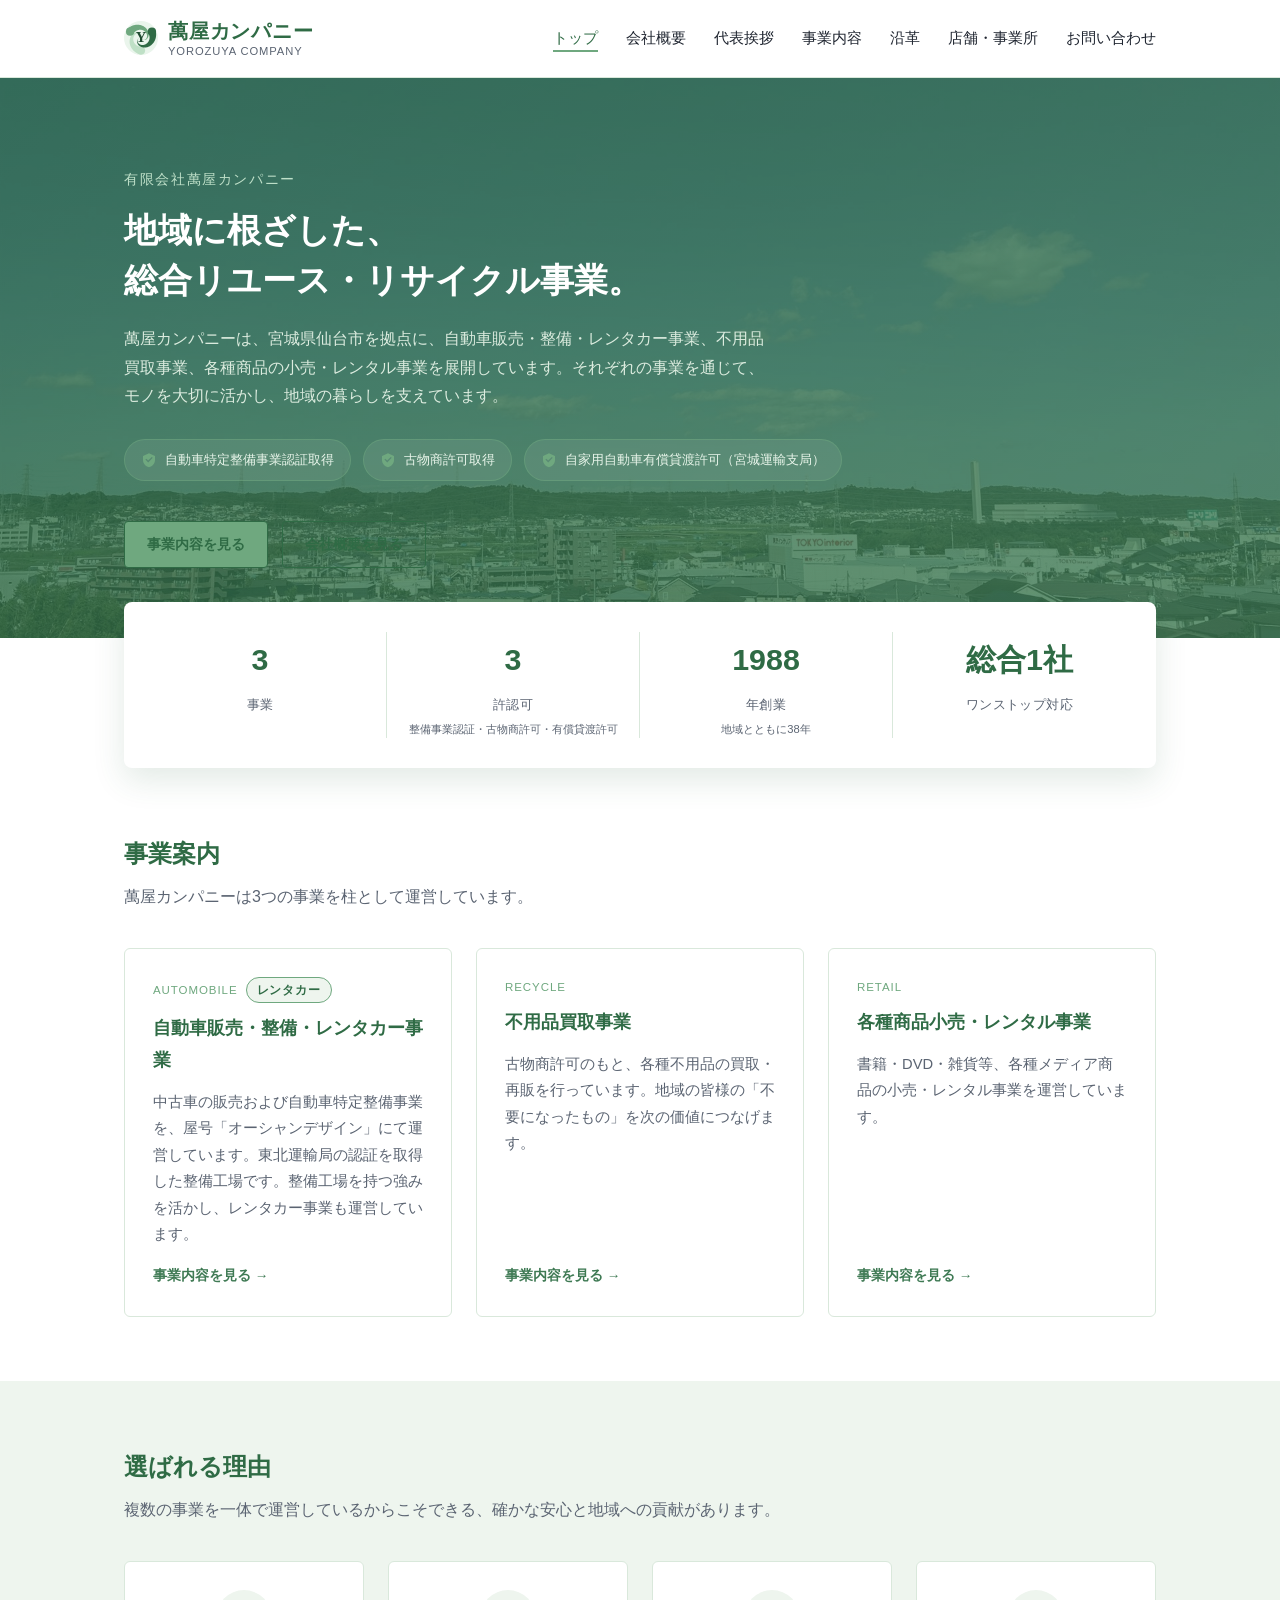
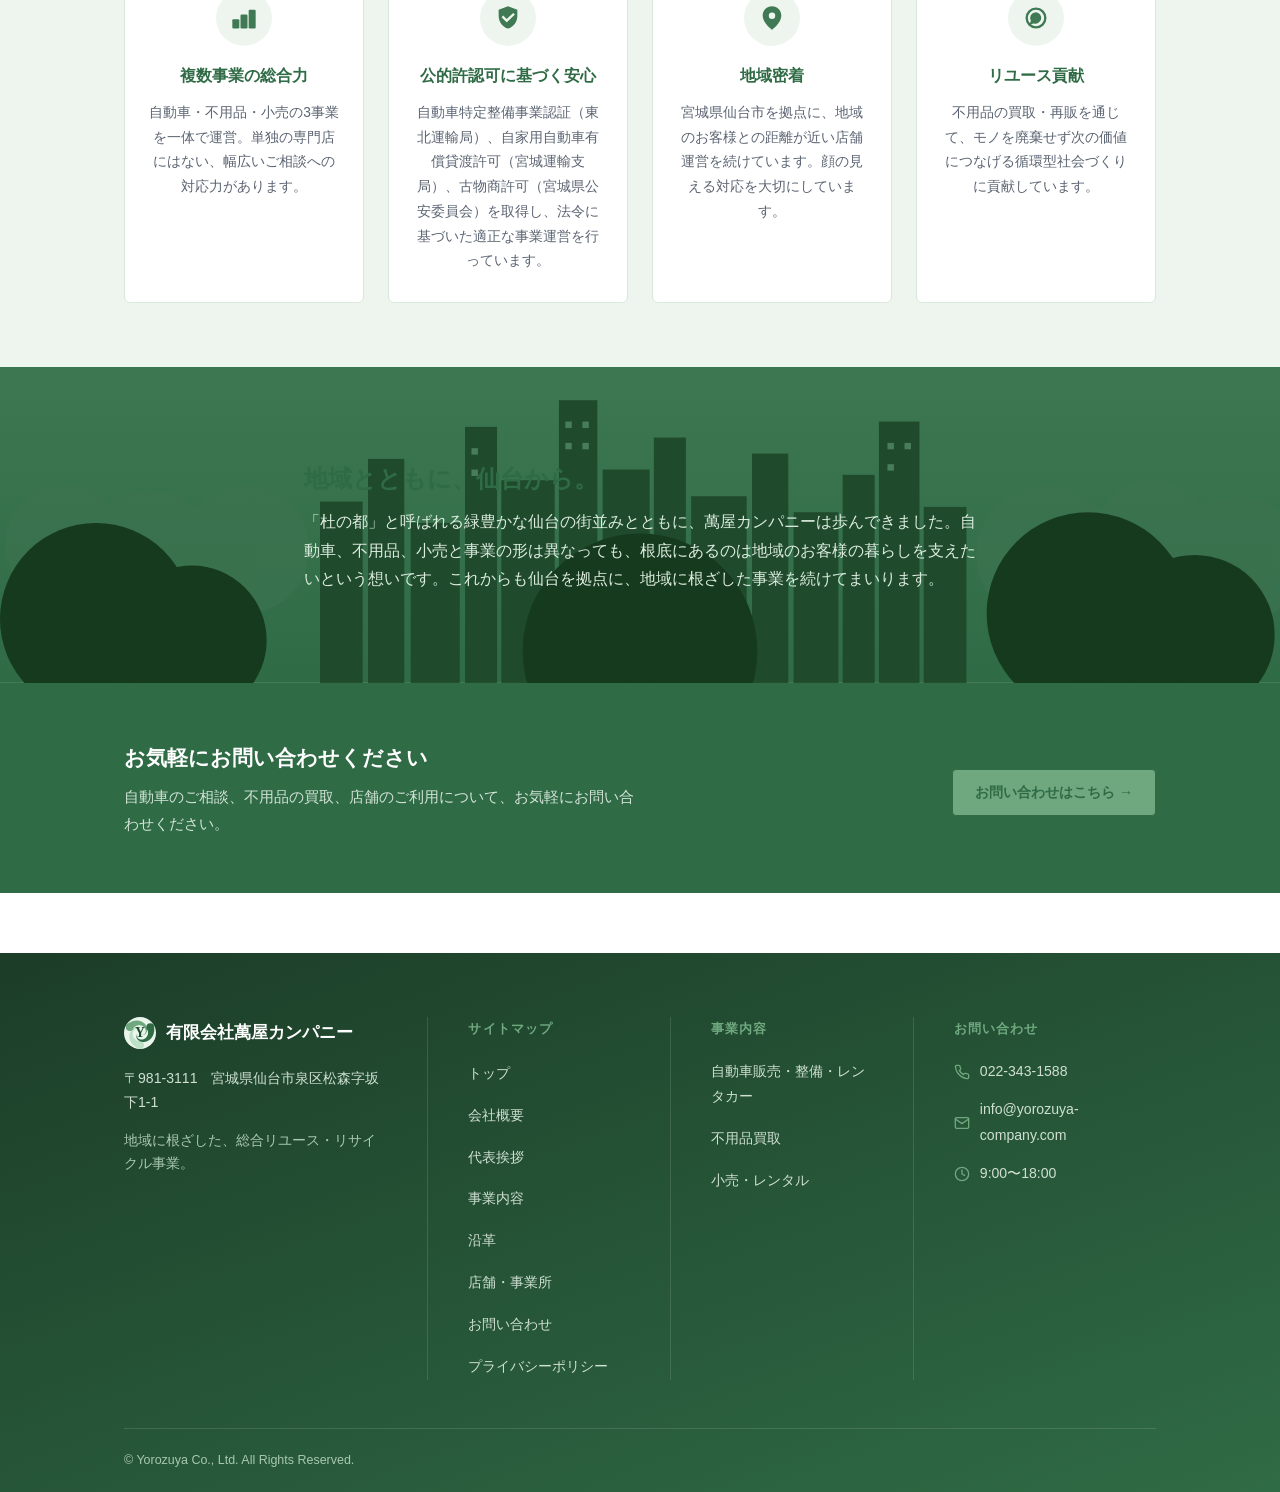
<file: index.html>
<!DOCTYPE html>
<html lang="ja">
<head>
<meta charset="UTF-8">
<meta name="viewport" content="width=device-width, initial-scale=1.0">
<title>有限会社萬屋カンパニー | 総合リユース・リサイクル事業</title>
<meta name="description" content="有限会社萬屋カンパニーは、宮城県仙台市を拠点に自動車販売・整備・レンタカー事業、不用品買取事業、各種商品小売・レンタル事業を展開する総合リユース・リサイクル企業です。">
<link rel="stylesheet" href="css/style.css">
<link rel="icon" href="favicon.ico" sizes="any">
<link rel="icon" href="favicon-32x32.png" type="image/png" sizes="32x32">
<link rel="icon" href="favicon-16x16.png" type="image/png" sizes="16x16">
<link rel="apple-touch-icon" href="apple-touch-icon.png">
</head>
<body>

<a class="skip-link" href="#main">本文へスキップ</a>

<header class="site-header">
  <div class="container">
    <div class="logo">
      <img src="assets/logo/logo-icon.svg" alt="" class="logo-icon">
      <div class="logo-text">
        <span class="logo-main">萬屋カンパニー</span>
        <span class="logo-sub">YOROZUYA COMPANY</span>
      </div>
    </div>
    <button class="nav-toggle" id="navToggle" type="button" aria-label="メニューを開く" aria-expanded="false" aria-controls="mainNav">
      <span class="nav-toggle-bar"></span>
      <span class="nav-toggle-bar"></span>
      <span class="nav-toggle-bar"></span>
    </button>
    <nav class="main-nav" id="mainNav">
      <ul>
        <li><a href="index.html" aria-current="page">トップ</a></li>
        <li><a href="company.html">会社概要</a></li>
        <li><a href="message.html">代表挨拶</a></li>
        <li><a href="business.html">事業内容</a></li>
        <li><a href="history.html">沿革</a></li>
        <li><a href="stores.html">店舗・事業所</a></li>
        <li><a href="contact.html">お問い合わせ</a></li>
      </ul>
    </nav>
  </div>
</header>

<section class="hero" id="main">
  <div class="hero-bg-photo"></div>
  <div class="container">
    <div class="hero-eyebrow">有限会社萬屋カンパニー</div>
    <h1>地域に根ざした、<br>総合リユース・リサイクル事業。</h1>
    <p>萬屋カンパニーは、宮城県仙台市を拠点に、自動車販売・整備・レンタカー事業、不用品買取事業、各種商品の小売・レンタル事業を展開しています。それぞれの事業を通じて、モノを大切に活かし、地域の暮らしを支えています。</p>

    <div class="hero-badges">
      <span class="hero-badge">
        <svg viewBox="0 0 24 24" aria-hidden="true"><path d="M12 2 3 6v6c0 5.2 3.6 9.4 9 10.9 5.4-1.5 9-5.7 9-10.9V6l-9-4Zm-1.2 13.6L6.6 11.4l1.4-1.4 2.8 2.8 5.4-5.4 1.4 1.4-6.8 6.8Z"/></svg>
        自動車特定整備事業認証取得
      </span>
      <span class="hero-badge">
        <svg viewBox="0 0 24 24" aria-hidden="true"><path d="M12 2 3 6v6c0 5.2 3.6 9.4 9 10.9 5.4-1.5 9-5.7 9-10.9V6l-9-4Zm-1.2 13.6L6.6 11.4l1.4-1.4 2.8 2.8 5.4-5.4 1.4 1.4-6.8 6.8Z"/></svg>
        古物商許可取得
      </span>
      <span class="hero-badge">
        <svg viewBox="0 0 24 24" aria-hidden="true"><path d="M12 2 3 6v6c0 5.2 3.6 9.4 9 10.9 5.4-1.5 9-5.7 9-10.9V6l-9-4Zm-1.2 13.6L6.6 11.4l1.4-1.4 2.8 2.8 5.4-5.4 1.4 1.4-6.8 6.8Z"/></svg>
        自家用自動車有償貸渡許可（宮城運輸支局）
      </span>
    </div>

    <div class="hero-cta">
      <a class="btn btn-hero-primary" href="business.html">事業内容を見る</a>
      <a class="btn btn-hero-secondary" href="company.html">会社概要を見る</a>
    </div>
  </div>
</section>

<div class="stats-bar-wrap">
  <div class="container">
    <div class="stats-bar">
      <div class="stat-item">
        <span class="stat-num">3</span>
        <span class="stat-label">事業</span>
      </div>
      <div class="stat-item">
        <span class="stat-num">3</span>
        <span class="stat-label">許認可</span>
        <span class="stat-note">整備事業認証・古物商許可・有償貸渡許可</span>
      </div>
      <div class="stat-item">
        <span class="stat-num">1988</span>
        <span class="stat-label">年創業</span>
        <span class="stat-note">地域とともに<span id="years-since-founding">38</span>年</span>
      </div>
      <div class="stat-item">
        <span class="stat-num">総合1社</span>
        <span class="stat-label">ワンストップ対応</span>
      </div>
    </div>
  </div>
</div>

<section>
  <div class="container">
    <h2 class="section-title">事業案内</h2>
    <p class="section-lead">萬屋カンパニーは3つの事業を柱として運営しています。</p>

    <div class="business-grid">
      <div class="business-card">
        <div class="tag-row">
          <span class="tag">AUTOMOBILE</span>
          <span class="tag-badge">レンタカー</span>
        </div>
        <h3>自動車販売・整備・レンタカー事業</h3>
        <p>中古車の販売および自動車特定整備事業を、屋号「オーシャンデザイン」にて運営しています。東北運輸局の認証を取得した整備工場です。整備工場を持つ強みを活かし、レンタカー事業も運営しています。</p>
        <a class="card-link" href="business.html#automobile">事業内容を見る &rarr;</a>
      </div>

      <div class="business-card">
        <span class="tag">RECYCLE</span>
        <h3>不用品買取事業</h3>
        <p>古物商許可のもと、各種不用品の買取・再販を行っています。地域の皆様の「不要になったもの」を次の価値につなげます。</p>
        <a class="card-link" href="business.html#recycle">事業内容を見る &rarr;</a>
      </div>

      <div class="business-card">
        <span class="tag">RETAIL</span>
        <h3>各種商品小売・レンタル事業</h3>
        <p>書籍・DVD・雑貨等、各種メディア商品の小売・レンタル事業を運営しています。</p>
        <a class="card-link" href="business.html#retail">事業内容を見る &rarr;</a>
      </div>
    </div>
  </div>
</section>

<section class="alt">
  <div class="container">
    <h2 class="section-title">選ばれる理由</h2>
    <p class="section-lead">複数の事業を一体で運営しているからこそできる、確かな安心と地域への貢献があります。</p>

    <div class="reason-grid">
      <div class="reason-card">
        <span class="reason-icon">
          <svg viewBox="0 0 48 48" aria-hidden="true"><rect x="4" y="26" width="12" height="16" rx="2"/><rect x="18" y="18" width="12" height="24" rx="2"/><rect x="32" y="10" width="12" height="32" rx="2"/></svg>
        </span>
        <h3>複数事業の総合力</h3>
        <p>自動車・不用品・小売の3事業を一体で運営。単独の専門店にはない、幅広いご相談への対応力があります。</p>
      </div>

      <div class="reason-card">
        <span class="reason-icon">
          <svg viewBox="0 0 48 48" aria-hidden="true"><path d="M24 4 8 10v10c0 11 6.9 19.5 16 22 9.1-2.5 16-11 16-22V10L24 4Zm-2.4 27.3L13 22.7l2.8-2.8 5.8 5.8L33 15.3l2.8 2.8-13.8 13.2Z"/></svg>
        </span>
        <h3>公的許認可に基づく安心</h3>
        <p>自動車特定整備事業認証（東北運輸局）、自家用自動車有償貸渡許可（宮城運輸支局）、古物商許可（宮城県公安委員会）を取得し、法令に基づいた適正な事業運営を行っています。</p>
      </div>

      <div class="reason-card">
        <span class="reason-icon">
          <svg viewBox="0 0 48 48" aria-hidden="true"><path d="M24 4C15 4 8 11.2 8 20c0 12 16 24 16 24s16-12 16-24c0-8.8-7-16-16-16Zm0 21.5A5.5 5.5 0 1 1 24 14.5a5.5 5.5 0 0 1 0 11Z"/></svg>
        </span>
        <h3>地域密着</h3>
        <p>宮城県仙台市を拠点に、地域のお客様との距離が近い店舗運営を続けています。顔の見える対応を大切にしています。</p>
      </div>

      <div class="reason-card">
        <span class="reason-icon">
          <svg viewBox="0 0 48 48" aria-hidden="true"><path d="M24 6a18 18 0 1 0 18 18A18 18 0 0 0 24 6Zm0 32a14 14 0 1 1 14-14 14 14 0 0 1-14 14Z"/><path d="M24 14a10 10 0 0 0-8.7 15l-3.1 6.9 7.2-2.6A10 10 0 1 0 24 14Z"/></svg>
        </span>
        <h3>リユース貢献</h3>
        <p>不用品の買取・再販を通じて、モノを廃棄せず次の価値につなげる循環型社会づくりに貢献しています。</p>
      </div>
    </div>
  </div>
</section>

<section class="sendai-section">
  <div class="sendai-illustration" aria-hidden="true">
    <svg viewBox="0 0 1200 360" preserveAspectRatio="xMidYMax slice" xmlns="http://www.w3.org/2000/svg">
      <defs>
        <linearGradient id="skyGradient" x1="0" y1="0" x2="0" y2="1">
          <stop offset="0%" stop-color="#3f7a54"/>
          <stop offset="100%" stop-color="#2f6b45"/>
        </linearGradient>
      </defs>
      <rect x="0" y="0" width="1200" height="360" fill="url(#skyGradient)"/>

      <!-- far tree line -->
      <g fill="#3d7350" opacity="0.6">
        <circle cx="60" cy="230" r="55"/>
        <circle cx="140" cy="250" r="70"/>
        <circle cx="230" cy="235" r="60"/>
        <circle cx="980" cy="240" r="65"/>
        <circle cx="1080" cy="225" r="55"/>
        <circle cx="1160" cy="245" r="60"/>
      </g>

      <!-- city skyline silhouette -->
      <g fill="#1f4a2c">
        <rect x="300" y="190" width="40" height="170"/>
        <rect x="345" y="150" width="34" height="210"/>
        <rect x="385" y="210" width="46" height="150"/>
        <rect x="436" y="120" width="30" height="240"/>
        <rect x="470" y="170" width="50" height="190"/>
        <rect x="524" y="95" width="36" height="265"/>
        <rect x="565" y="160" width="44" height="200"/>
        <rect x="613" y="130" width="30" height="230"/>
        <rect x="648" y="185" width="52" height="175"/>
        <rect x="705" y="145" width="34" height="215"/>
        <rect x="744" y="200" width="42" height="160"/>
        <rect x="790" y="165" width="30" height="195"/>
        <rect x="824" y="115" width="38" height="245"/>
        <rect x="866" y="195" width="40" height="165"/>
        <!-- windows -->
        <g fill="#6ba884" opacity="0.55">
          <rect x="530" y="115" width="6" height="6"/>
          <rect x="546" y="115" width="6" height="6"/>
          <rect x="530" y="135" width="6" height="6"/>
          <rect x="546" y="135" width="6" height="6"/>
          <rect x="442" y="140" width="6" height="6"/>
          <rect x="442" y="160" width="6" height="6"/>
          <rect x="832" y="135" width="6" height="6"/>
          <rect x="848" y="135" width="6" height="6"/>
          <rect x="832" y="155" width="6" height="6"/>
        </g>
      </g>

      <!-- foreground trees, "杜の都" motif -->
      <g fill="#163a1e">
        <circle cx="90" cy="300" r="90"/>
        <circle cx="180" cy="320" r="70"/>
        <rect x="80" y="300" width="20" height="60"/>
        <rect x="165" y="320" width="16" height="45"/>

        <circle cx="1020" cy="295" r="95"/>
        <circle cx="1120" cy="315" r="75"/>
        <rect x="1008" y="295" width="22" height="65"/>
        <rect x="1108" y="315" width="18" height="48"/>

        <circle cx="600" cy="330" r="110"/>
        <rect x="588" y="330" width="24" height="35"/>
      </g>
    </svg>
  </div>
  <div class="container sendai-content">
    <h2 class="section-title sendai-title">地域とともに、仙台から。</h2>
    <p class="sendai-lead">「杜の都」と呼ばれる緑豊かな仙台の街並みとともに、萬屋カンパニーは歩んできました。自動車、不用品、小売と事業の形は異なっても、根底にあるのは地域のお客様の暮らしを支えたいという想いです。これからも仙台を拠点に、地域に根ざした事業を続けてまいります。</p>
  </div>
</section>

<section class="cta-banner">
  <div class="container cta-banner-inner">
    <div>
      <h2>お気軽にお問い合わせください</h2>
      <p>自動車のご相談、不用品の買取、店舗のご利用について、お気軽にお問い合わせください。</p>
    </div>
    <a class="btn btn-cta" href="contact.html">お問い合わせはこちら &rarr;</a>
  </div>
</section>

<footer class="site-footer">
  <div class="container">
    <div class="footer-grid">
      <div class="footer-col footer-about">
        <div class="footer-logo">
          <img src="assets/logo/logo-icon.svg" alt="" class="footer-logo-icon">
          <span class="footer-logo-text">有限会社萬屋カンパニー</span>
        </div>
        <p class="footer-address">〒981-3111　宮城県仙台市泉区松森字坂下1-1</p>
        <p class="footer-tagline">地域に根ざした、総合リユース・リサイクル事業。</p>
      </div>

      <div class="footer-col">
        <h3 class="footer-heading">サイトマップ</h3>
        <nav aria-label="フッターサイトマップ">
          <ul class="footer-links">
            <li><a href="index.html">トップ</a></li>
            <li><a href="company.html">会社概要</a></li>
            <li><a href="message.html">代表挨拶</a></li>
            <li><a href="business.html">事業内容</a></li>
            <li><a href="history.html">沿革</a></li>
            <li><a href="stores.html">店舗・事業所</a></li>
            <li><a href="contact.html">お問い合わせ</a></li>
            <li><a href="privacy.html">プライバシーポリシー</a></li>
          </ul>
        </nav>
      </div>

      <div class="footer-col">
        <h3 class="footer-heading">事業内容</h3>
        <ul class="footer-links footer-links-1col">
          <li><a href="business.html#automobile">自動車販売・整備・レンタカー</a></li>
          <li><a href="business.html#recycle">不用品買取</a></li>
          <li><a href="business.html#retail">小売・レンタル</a></li>
        </ul>
      </div>

      <div class="footer-col">
        <h3 class="footer-heading">お問い合わせ</h3>
        <ul class="footer-contact">
          <li>
            <svg viewBox="0 0 24 24" aria-hidden="true" fill="none" stroke="currentColor" stroke-width="2" stroke-linecap="round" stroke-linejoin="round"><path d="M22 16.92v3a2 2 0 0 1-2.18 2 19.79 19.79 0 0 1-8.63-3.07 19.5 19.5 0 0 1-6-6 19.79 19.79 0 0 1-3.07-8.67A2 2 0 0 1 4.11 2h3a2 2 0 0 1 2 1.72c.13.96.36 1.9.7 2.81a2 2 0 0 1-.45 2.11L8.09 9.91a16 16 0 0 0 6 6l1.27-1.27a2 2 0 0 1 2.11-.45c.91.34 1.85.57 2.81.7A2 2 0 0 1 22 16.92z"/></svg>
            <a href="tel:0223431588">022-343-1588</a>
          </li>
          <li>
            <svg viewBox="0 0 24 24" aria-hidden="true" fill="none" stroke="currentColor" stroke-width="2" stroke-linecap="round" stroke-linejoin="round"><path d="M4 4h16c1.1 0 2 .9 2 2v12c0 1.1-.9 2-2 2H4c-1.1 0-2-.9-2-2V6c0-1.1.9-2 2-2z"/><path d="M22 6l-10 7L2 6"/></svg>
            <a href="mailto:info@yorozuya-company.com">info@yorozuya-company.com</a>
          </li>
          <li>
            <svg viewBox="0 0 24 24" aria-hidden="true" fill="none" stroke="currentColor" stroke-width="2" stroke-linecap="round" stroke-linejoin="round"><circle cx="12" cy="12" r="10"/><path d="M12 6v6l4 2"/></svg>
            <span>9:00〜18:00</span>
          </li>
        </ul>
      </div>
    </div>

    <div class="footer-bottom">
      <div class="copyright">&copy; Yorozuya Co., Ltd. All Rights Reserved.</div>
    </div>
  </div>
</footer>

<script src="js/main.js" defer></script>
</body>
</html>
</file>
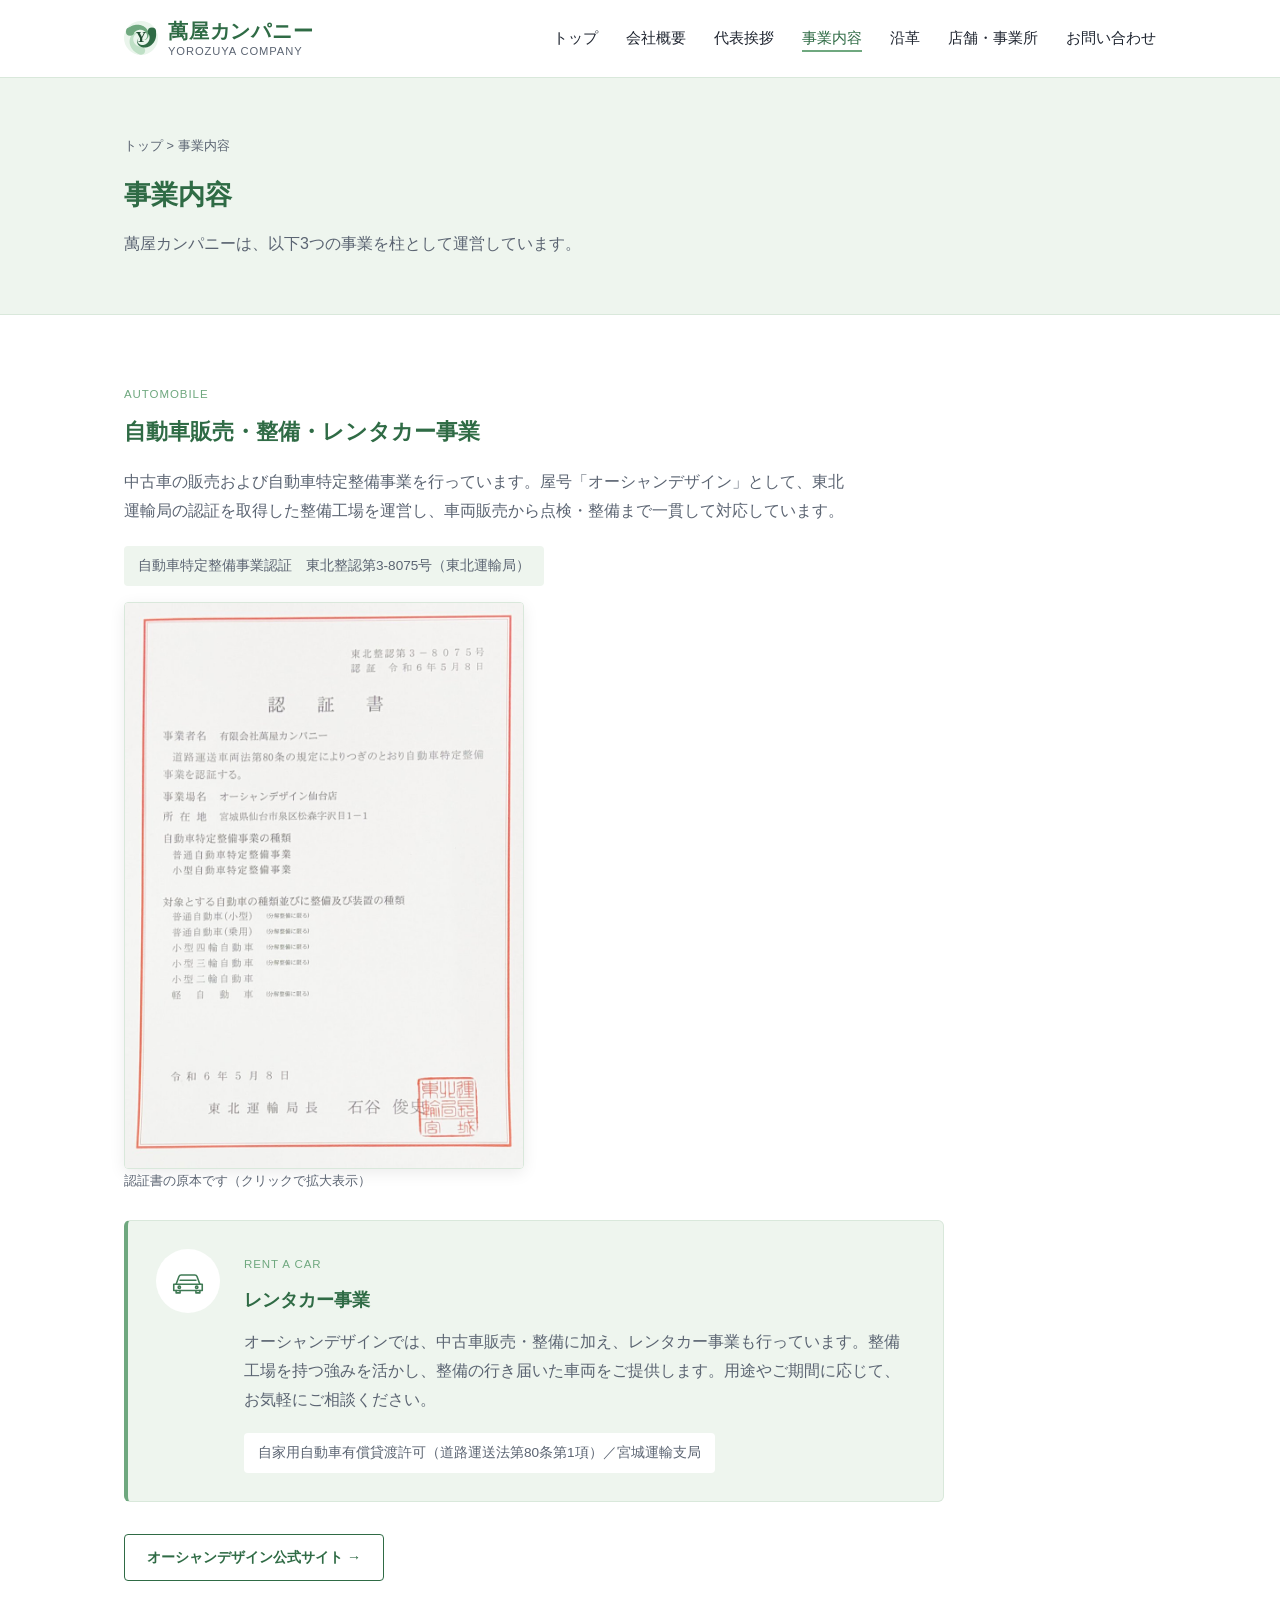
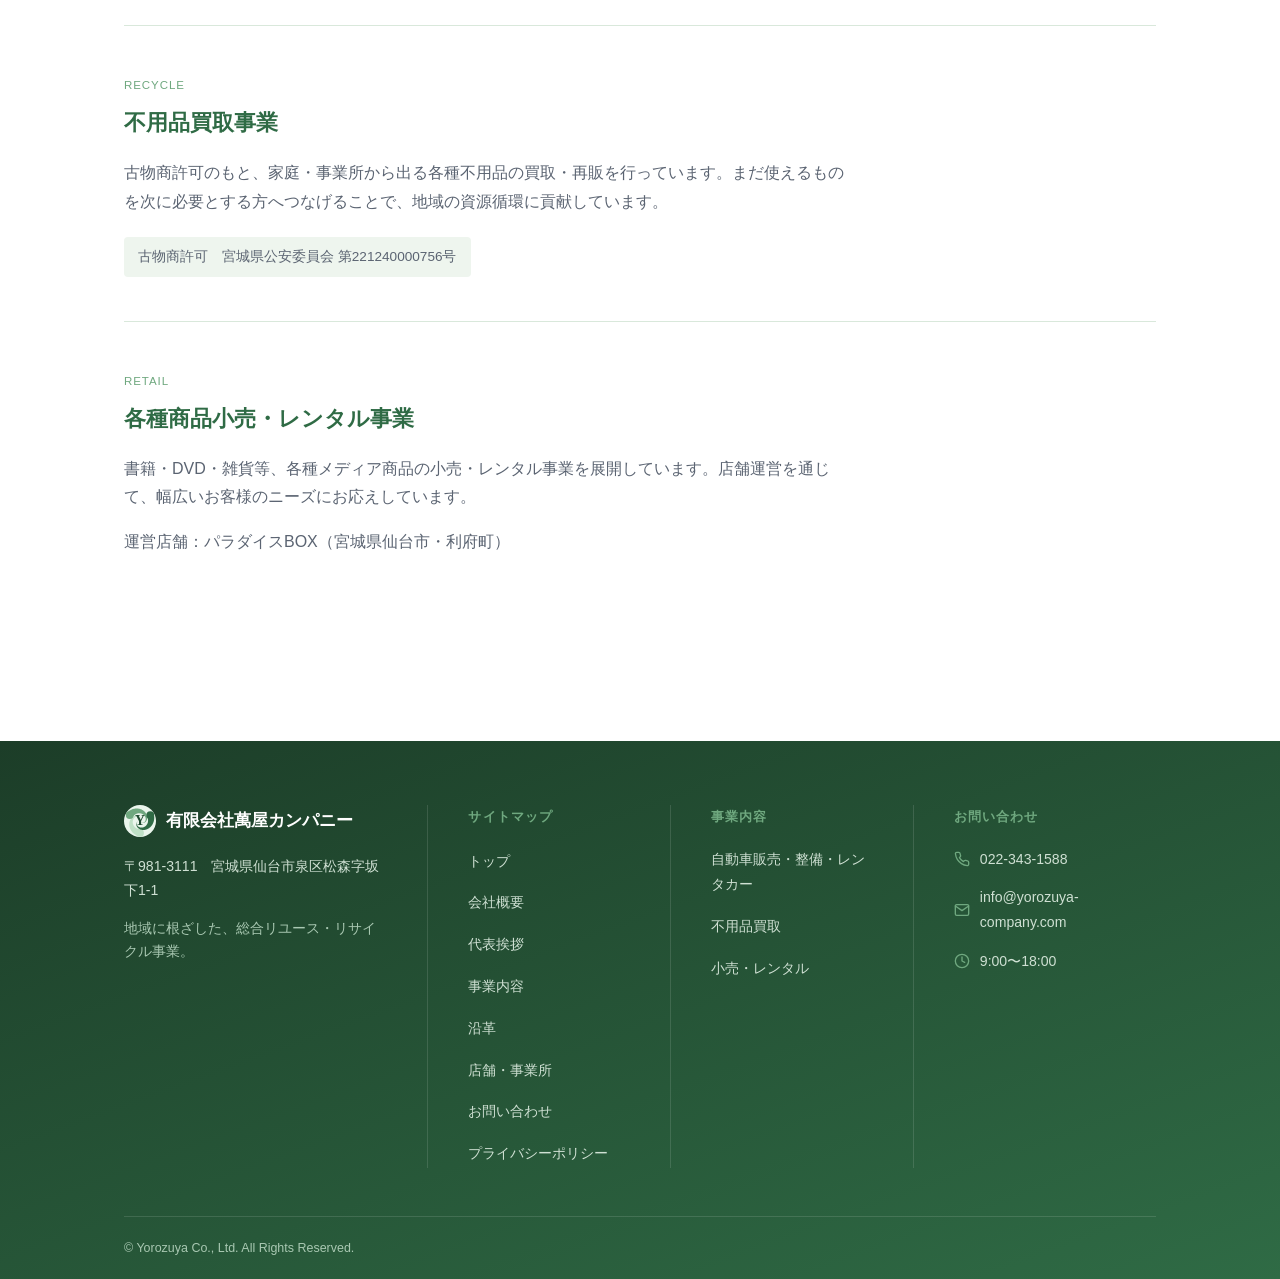
<file: business.html>
<!DOCTYPE html>
<html lang="ja">
<head>
<meta charset="UTF-8">
<meta name="viewport" content="width=device-width, initial-scale=1.0">
<title>事業内容 | 有限会社萬屋カンパニー</title>
<meta name="description" content="有限会社萬屋カンパニーの事業内容。自動車販売・整備・レンタカー事業、不用品買取事業、各種商品小売・レンタル事業を展開しています。">
<link rel="stylesheet" href="css/style.css">
<link rel="icon" href="favicon.ico" sizes="any">
<link rel="icon" href="favicon-32x32.png" type="image/png" sizes="32x32">
<link rel="icon" href="favicon-16x16.png" type="image/png" sizes="16x16">
<link rel="apple-touch-icon" href="apple-touch-icon.png">
</head>
<body>

<a class="skip-link" href="#main">本文へスキップ</a>

<header class="site-header">
  <div class="container">
    <div class="logo">
      <img src="assets/logo/logo-icon.svg" alt="" class="logo-icon">
      <div class="logo-text">
        <span class="logo-main">萬屋カンパニー</span>
        <span class="logo-sub">YOROZUYA COMPANY</span>
      </div>
    </div>
    <button class="nav-toggle" id="navToggle" type="button" aria-label="メニューを開く" aria-expanded="false" aria-controls="mainNav">
      <span class="nav-toggle-bar"></span>
      <span class="nav-toggle-bar"></span>
      <span class="nav-toggle-bar"></span>
    </button>
    <nav class="main-nav" id="mainNav">
      <ul>
        <li><a href="index.html">トップ</a></li>
        <li><a href="company.html">会社概要</a></li>
        <li><a href="message.html">代表挨拶</a></li>
        <li><a href="business.html" aria-current="page">事業内容</a></li>
        <li><a href="history.html">沿革</a></li>
        <li><a href="stores.html">店舗・事業所</a></li>
        <li><a href="contact.html">お問い合わせ</a></li>
      </ul>
    </nav>
  </div>
</header>

<div class="page-hero" id="main">
  <div class="container">
    <div class="breadcrumb"><a href="index.html">トップ</a> &gt; 事業内容</div>
    <h1>事業内容</h1>
    <p>萬屋カンパニーは、以下3つの事業を柱として運営しています。</p>
  </div>
</div>

<section>
  <div class="container">

    <div class="biz-block" id="automobile">
      <span class="tag">AUTOMOBILE</span>
      <h2>自動車販売・整備・レンタカー事業</h2>
      <p>
        中古車の販売および自動車特定整備事業を行っています。屋号「オーシャンデザイン」として、東北運輸局の認証を取得した整備工場を運営し、車両販売から点検・整備まで一貫して対応しています。
      </p>
      <div class="license">自動車特定整備事業認証　東北整認第3-8075号（東北運輸局）</div><br>
      <a class="license-image" href="assets/licenses/automobile-certification.jpg" target="_blank" rel="noopener">
        <img src="assets/licenses/automobile-certification.jpg" alt="自動車特定整備事業認証書" width="900" height="1277">
      </a>
      <p class="note">認証書の原本です（クリックで拡大表示）</p>

      <div class="rental-box">
        <span class="rental-icon">
          <svg viewBox="0 0 48 48" aria-hidden="true"><path d="M9 28l3.6-9.6A3 3 0 0 1 15.4 16.5h17.2a3 3 0 0 1 2.8 1.9L39 28"/><path d="M6 28h36v8H6z"/><path d="M9 36v3h5v-3M34 36v3h5v-3"/><circle cx="13" cy="32" r="1.5"/><circle cx="35" cy="32" r="1.5"/><path d="M14 23h20"/></svg>
        </span>
        <div class="rental-body">
          <span class="tag">RENT A CAR</span>
          <h3>レンタカー事業</h3>
          <p>オーシャンデザインでは、中古車販売・整備に加え、レンタカー事業も行っています。整備工場を持つ強みを活かし、整備の行き届いた車両をご提供します。用途やご期間に応じて、お気軽にご相談ください。</p>
          <div class="license">自家用自動車有償貸渡許可（道路運送法第80条第1項）／宮城運輸支局</div>
        </div>
      </div>

      <a class="btn" href="https://ocean-design-sendai.com/" target="_blank" rel="noopener">オーシャンデザイン公式サイト &rarr;</a>
    </div>

    <div class="biz-block" id="recycle">
      <span class="tag">RECYCLE</span>
      <h2>不用品買取事業</h2>
      <p>
        古物商許可のもと、家庭・事業所から出る各種不用品の買取・再販を行っています。まだ使えるものを次に必要とする方へつなげることで、地域の資源循環に貢献しています。
      </p>
      <div class="license">古物商許可　宮城県公安委員会 第221240000756号</div>
    </div>

    <div class="biz-block" id="retail">
      <span class="tag">RETAIL</span>
      <h2>各種商品小売・レンタル事業</h2>
      <p>
        書籍・DVD・雑貨等、各種メディア商品の小売・レンタル事業を展開しています。店舗運営を通じて、幅広いお客様のニーズにお応えしています。
      </p>
      <p>
        運営店舗：パラダイスBOX（宮城県仙台市・利府町）
      </p>
    </div>

  </div>
</section>

<footer class="site-footer">
  <div class="container">
    <div class="footer-grid">
      <div class="footer-col footer-about">
        <div class="footer-logo">
          <img src="assets/logo/logo-icon.svg" alt="" class="footer-logo-icon">
          <span class="footer-logo-text">有限会社萬屋カンパニー</span>
        </div>
        <p class="footer-address">〒981-3111　宮城県仙台市泉区松森字坂下1-1</p>
        <p class="footer-tagline">地域に根ざした、総合リユース・リサイクル事業。</p>
      </div>

      <div class="footer-col">
        <h3 class="footer-heading">サイトマップ</h3>
        <nav aria-label="フッターサイトマップ">
          <ul class="footer-links">
            <li><a href="index.html">トップ</a></li>
            <li><a href="company.html">会社概要</a></li>
            <li><a href="message.html">代表挨拶</a></li>
            <li><a href="business.html">事業内容</a></li>
            <li><a href="history.html">沿革</a></li>
            <li><a href="stores.html">店舗・事業所</a></li>
            <li><a href="contact.html">お問い合わせ</a></li>
            <li><a href="privacy.html">プライバシーポリシー</a></li>
          </ul>
        </nav>
      </div>

      <div class="footer-col">
        <h3 class="footer-heading">事業内容</h3>
        <ul class="footer-links footer-links-1col">
          <li><a href="business.html#automobile">自動車販売・整備・レンタカー</a></li>
          <li><a href="business.html#recycle">不用品買取</a></li>
          <li><a href="business.html#retail">小売・レンタル</a></li>
        </ul>
      </div>

      <div class="footer-col">
        <h3 class="footer-heading">お問い合わせ</h3>
        <ul class="footer-contact">
          <li>
            <svg viewBox="0 0 24 24" aria-hidden="true" fill="none" stroke="currentColor" stroke-width="2" stroke-linecap="round" stroke-linejoin="round"><path d="M22 16.92v3a2 2 0 0 1-2.18 2 19.79 19.79 0 0 1-8.63-3.07 19.5 19.5 0 0 1-6-6 19.79 19.79 0 0 1-3.07-8.67A2 2 0 0 1 4.11 2h3a2 2 0 0 1 2 1.72c.13.96.36 1.9.7 2.81a2 2 0 0 1-.45 2.11L8.09 9.91a16 16 0 0 0 6 6l1.27-1.27a2 2 0 0 1 2.11-.45c.91.34 1.85.57 2.81.7A2 2 0 0 1 22 16.92z"/></svg>
            <a href="tel:0223431588">022-343-1588</a>
          </li>
          <li>
            <svg viewBox="0 0 24 24" aria-hidden="true" fill="none" stroke="currentColor" stroke-width="2" stroke-linecap="round" stroke-linejoin="round"><path d="M4 4h16c1.1 0 2 .9 2 2v12c0 1.1-.9 2-2 2H4c-1.1 0-2-.9-2-2V6c0-1.1.9-2 2-2z"/><path d="M22 6l-10 7L2 6"/></svg>
            <a href="mailto:info@yorozuya-company.com">info@yorozuya-company.com</a>
          </li>
          <li>
            <svg viewBox="0 0 24 24" aria-hidden="true" fill="none" stroke="currentColor" stroke-width="2" stroke-linecap="round" stroke-linejoin="round"><circle cx="12" cy="12" r="10"/><path d="M12 6v6l4 2"/></svg>
            <span>9:00〜18:00</span>
          </li>
        </ul>
      </div>
    </div>

    <div class="footer-bottom">
      <div class="copyright">&copy; Yorozuya Co., Ltd. All Rights Reserved.</div>
    </div>
  </div>
</footer>

<script src="js/main.js" defer></script>
</body>
</html>
</file>
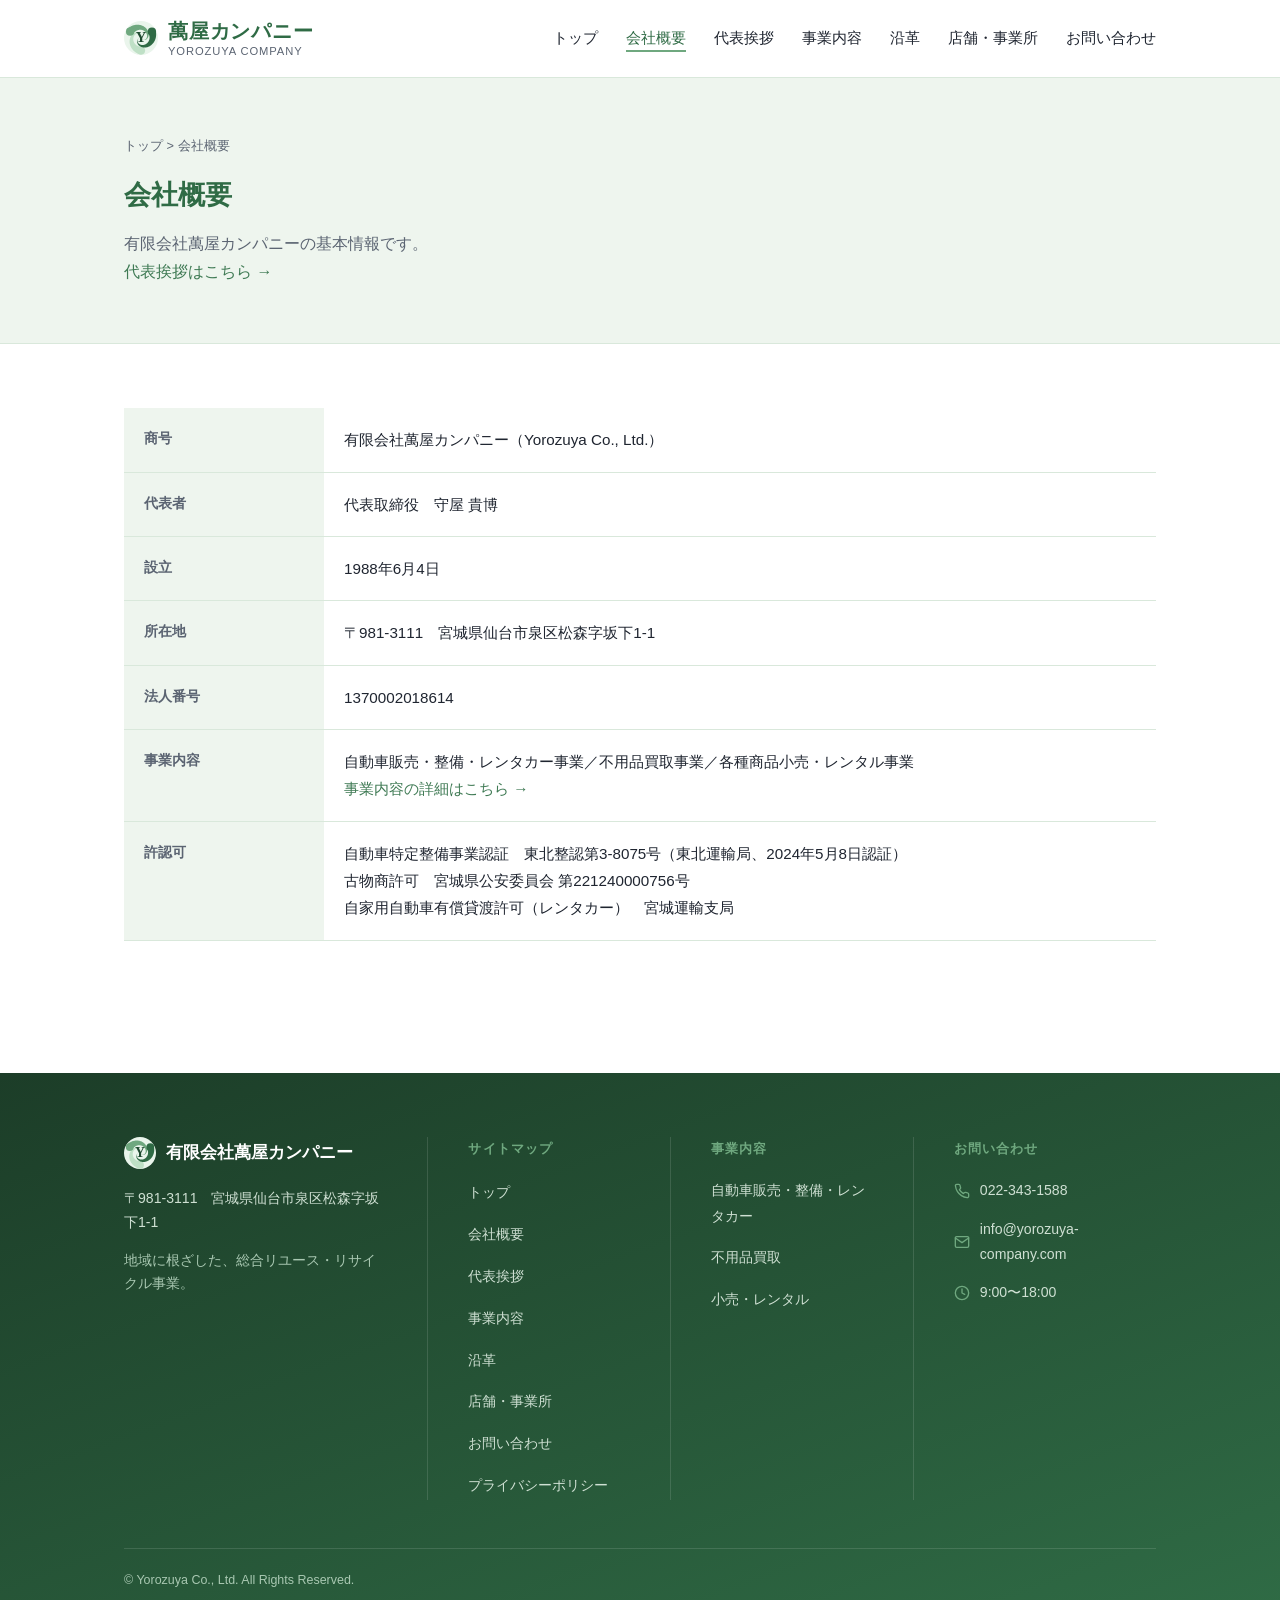
<file: company.html>
<!DOCTYPE html>
<html lang="ja">
<head>
<meta charset="UTF-8">
<meta name="viewport" content="width=device-width, initial-scale=1.0">
<title>会社概要 | 有限会社萬屋カンパニー</title>
<meta name="description" content="有限会社萬屋カンパニーの会社概要。商号・代表者・所在地・事業内容・許認可情報を掲載しています。">
<link rel="stylesheet" href="css/style.css">
<link rel="icon" href="favicon.ico" sizes="any">
<link rel="icon" href="favicon-32x32.png" type="image/png" sizes="32x32">
<link rel="icon" href="favicon-16x16.png" type="image/png" sizes="16x16">
<link rel="apple-touch-icon" href="apple-touch-icon.png">
</head>
<body>

<a class="skip-link" href="#main">本文へスキップ</a>

<header class="site-header">
  <div class="container">
    <div class="logo">
      <img src="assets/logo/logo-icon.svg" alt="" class="logo-icon">
      <div class="logo-text">
        <span class="logo-main">萬屋カンパニー</span>
        <span class="logo-sub">YOROZUYA COMPANY</span>
      </div>
    </div>
    <button class="nav-toggle" id="navToggle" type="button" aria-label="メニューを開く" aria-expanded="false" aria-controls="mainNav">
      <span class="nav-toggle-bar"></span>
      <span class="nav-toggle-bar"></span>
      <span class="nav-toggle-bar"></span>
    </button>
    <nav class="main-nav" id="mainNav">
      <ul>
        <li><a href="index.html">トップ</a></li>
        <li><a href="company.html" aria-current="page">会社概要</a></li>
        <li><a href="message.html">代表挨拶</a></li>
        <li><a href="business.html">事業内容</a></li>
        <li><a href="history.html">沿革</a></li>
        <li><a href="stores.html">店舗・事業所</a></li>
        <li><a href="contact.html">お問い合わせ</a></li>
      </ul>
    </nav>
  </div>
</header>

<div class="page-hero" id="main">
  <div class="container">
    <div class="breadcrumb"><a href="index.html">トップ</a> &gt; 会社概要</div>
    <h1>会社概要</h1>
    <p>有限会社萬屋カンパニーの基本情報です。</p>
    <p><a href="message.html">代表挨拶はこちら &rarr;</a></p>
  </div>
</div>

<section>
  <div class="container">
    <table class="info-table">
      <tbody>
        <tr>
          <th>商号</th>
          <td>有限会社萬屋カンパニー（Yorozuya Co., Ltd.）</td>
        </tr>
        <tr>
          <th>代表者</th>
          <td>代表取締役　守屋 貴博</td>
        </tr>
        <tr>
          <th>設立</th>
          <td>1988年6月4日</td>
        </tr>
        <tr>
          <th>所在地</th>
          <td>〒981-3111　宮城県仙台市泉区松森字坂下1-1</td>
        </tr>
        <tr>
          <th>法人番号</th>
          <td>1370002018614</td>
        </tr>
        <tr>
          <th>事業内容</th>
          <td>
            自動車販売・整備・レンタカー事業／不用品買取事業／各種商品小売・レンタル事業<br>
            <a href="business.html">事業内容の詳細はこちら &rarr;</a>
          </td>
        </tr>
        <tr>
          <th>許認可</th>
          <td>
            自動車特定整備事業認証　東北整認第3-8075号（東北運輸局、2024年5月8日認証）<br>
            古物商許可　宮城県公安委員会 第221240000756号<br>
            自家用自動車有償貸渡許可（レンタカー）　宮城運輸支局
          </td>
        </tr>
      </tbody>
    </table>
  </div>
</section>

<footer class="site-footer">
  <div class="container">
    <div class="footer-grid">
      <div class="footer-col footer-about">
        <div class="footer-logo">
          <img src="assets/logo/logo-icon.svg" alt="" class="footer-logo-icon">
          <span class="footer-logo-text">有限会社萬屋カンパニー</span>
        </div>
        <p class="footer-address">〒981-3111　宮城県仙台市泉区松森字坂下1-1</p>
        <p class="footer-tagline">地域に根ざした、総合リユース・リサイクル事業。</p>
      </div>

      <div class="footer-col">
        <h3 class="footer-heading">サイトマップ</h3>
        <nav aria-label="フッターサイトマップ">
          <ul class="footer-links">
            <li><a href="index.html">トップ</a></li>
            <li><a href="company.html">会社概要</a></li>
            <li><a href="message.html">代表挨拶</a></li>
            <li><a href="business.html">事業内容</a></li>
            <li><a href="history.html">沿革</a></li>
            <li><a href="stores.html">店舗・事業所</a></li>
            <li><a href="contact.html">お問い合わせ</a></li>
            <li><a href="privacy.html">プライバシーポリシー</a></li>
          </ul>
        </nav>
      </div>

      <div class="footer-col">
        <h3 class="footer-heading">事業内容</h3>
        <ul class="footer-links footer-links-1col">
          <li><a href="business.html#automobile">自動車販売・整備・レンタカー</a></li>
          <li><a href="business.html#recycle">不用品買取</a></li>
          <li><a href="business.html#retail">小売・レンタル</a></li>
        </ul>
      </div>

      <div class="footer-col">
        <h3 class="footer-heading">お問い合わせ</h3>
        <ul class="footer-contact">
          <li>
            <svg viewBox="0 0 24 24" aria-hidden="true" fill="none" stroke="currentColor" stroke-width="2" stroke-linecap="round" stroke-linejoin="round"><path d="M22 16.92v3a2 2 0 0 1-2.18 2 19.79 19.79 0 0 1-8.63-3.07 19.5 19.5 0 0 1-6-6 19.79 19.79 0 0 1-3.07-8.67A2 2 0 0 1 4.11 2h3a2 2 0 0 1 2 1.72c.13.96.36 1.9.7 2.81a2 2 0 0 1-.45 2.11L8.09 9.91a16 16 0 0 0 6 6l1.27-1.27a2 2 0 0 1 2.11-.45c.91.34 1.85.57 2.81.7A2 2 0 0 1 22 16.92z"/></svg>
            <a href="tel:0223431588">022-343-1588</a>
          </li>
          <li>
            <svg viewBox="0 0 24 24" aria-hidden="true" fill="none" stroke="currentColor" stroke-width="2" stroke-linecap="round" stroke-linejoin="round"><path d="M4 4h16c1.1 0 2 .9 2 2v12c0 1.1-.9 2-2 2H4c-1.1 0-2-.9-2-2V6c0-1.1.9-2 2-2z"/><path d="M22 6l-10 7L2 6"/></svg>
            <a href="mailto:info@yorozuya-company.com">info@yorozuya-company.com</a>
          </li>
          <li>
            <svg viewBox="0 0 24 24" aria-hidden="true" fill="none" stroke="currentColor" stroke-width="2" stroke-linecap="round" stroke-linejoin="round"><circle cx="12" cy="12" r="10"/><path d="M12 6v6l4 2"/></svg>
            <span>9:00〜18:00</span>
          </li>
        </ul>
      </div>
    </div>

    <div class="footer-bottom">
      <div class="copyright">&copy; Yorozuya Co., Ltd. All Rights Reserved.</div>
    </div>
  </div>
</footer>

<script src="js/main.js" defer></script>
</body>
</html>
</file>
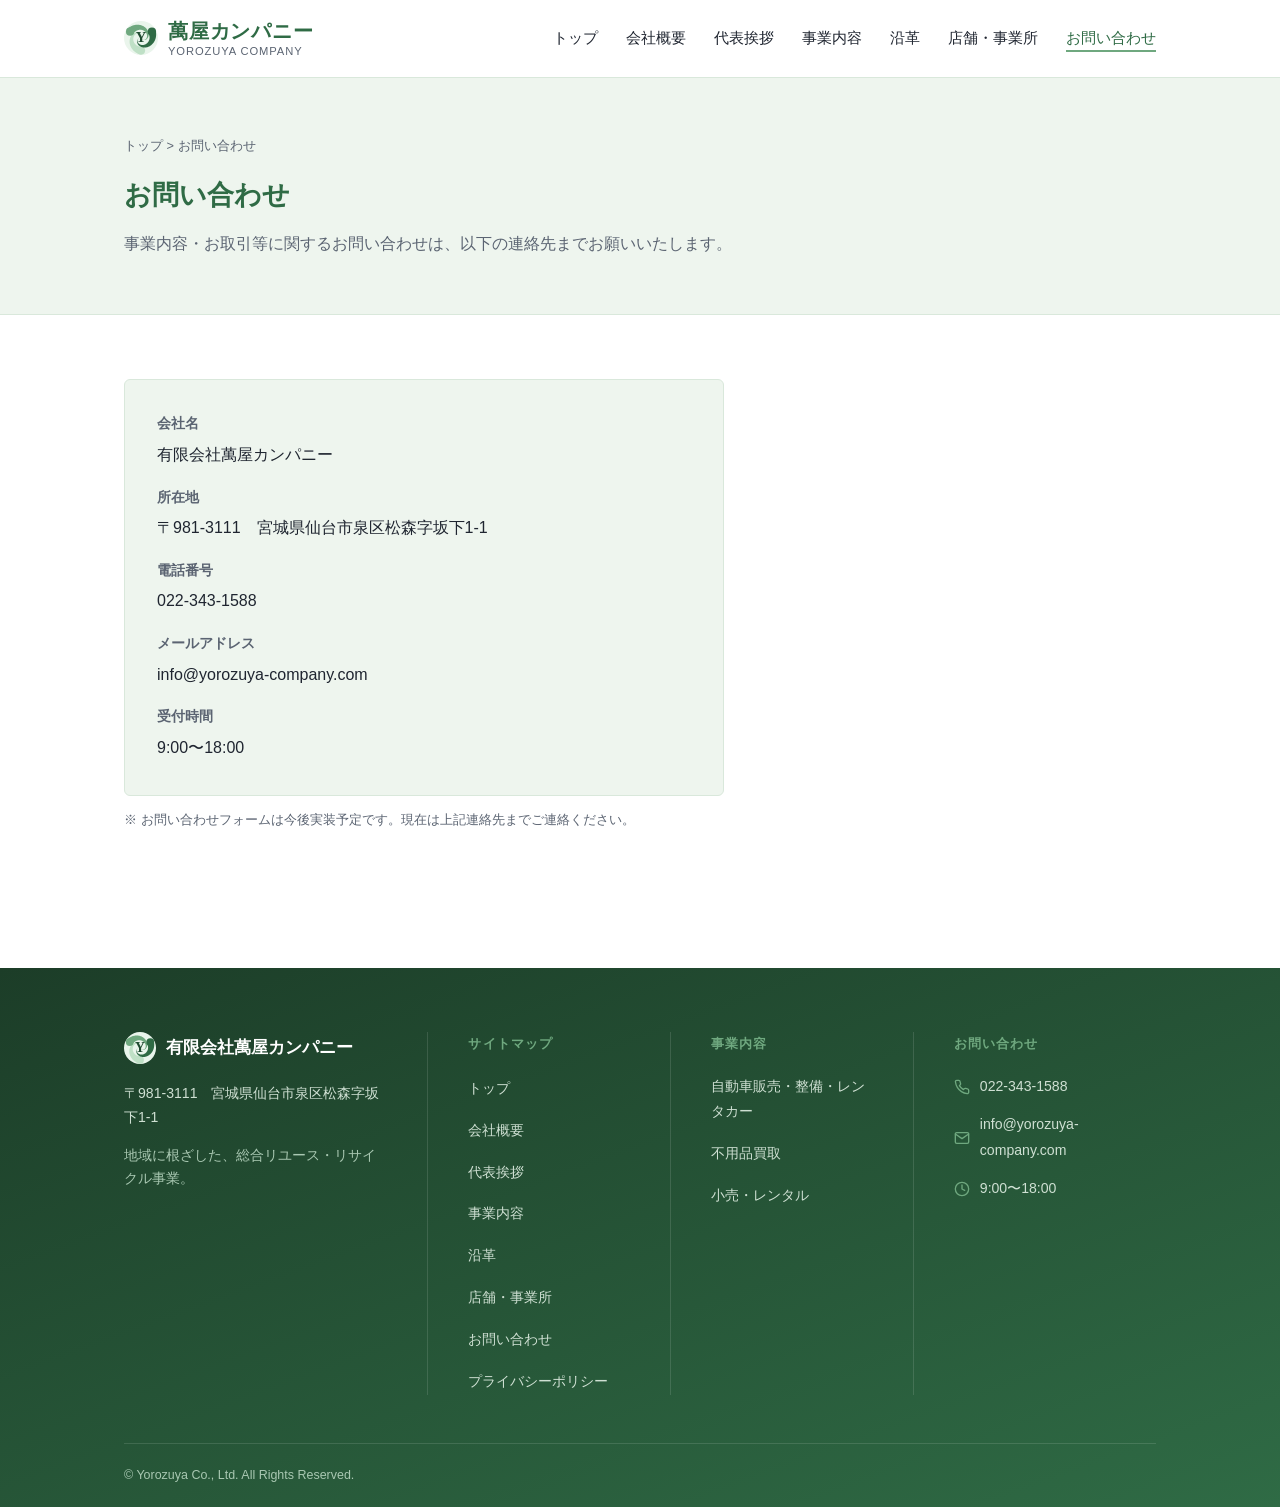
<file: contact.html>
<!DOCTYPE html>
<html lang="ja">
<head>
<meta charset="UTF-8">
<meta name="viewport" content="width=device-width, initial-scale=1.0">
<title>お問い合わせ | 有限会社萬屋カンパニー</title>
<meta name="description" content="有限会社萬屋カンパニーへのお問い合わせはこちらから。">
<link rel="stylesheet" href="css/style.css">
<link rel="icon" href="favicon.ico" sizes="any">
<link rel="icon" href="favicon-32x32.png" type="image/png" sizes="32x32">
<link rel="icon" href="favicon-16x16.png" type="image/png" sizes="16x16">
<link rel="apple-touch-icon" href="apple-touch-icon.png">
</head>
<body>

<a class="skip-link" href="#main">本文へスキップ</a>

<header class="site-header">
  <div class="container">
    <div class="logo">
      <img src="assets/logo/logo-icon.svg" alt="" class="logo-icon">
      <div class="logo-text">
        <span class="logo-main">萬屋カンパニー</span>
        <span class="logo-sub">YOROZUYA COMPANY</span>
      </div>
    </div>
    <button class="nav-toggle" id="navToggle" type="button" aria-label="メニューを開く" aria-expanded="false" aria-controls="mainNav">
      <span class="nav-toggle-bar"></span>
      <span class="nav-toggle-bar"></span>
      <span class="nav-toggle-bar"></span>
    </button>
    <nav class="main-nav" id="mainNav">
      <ul>
        <li><a href="index.html">トップ</a></li>
        <li><a href="company.html">会社概要</a></li>
        <li><a href="message.html">代表挨拶</a></li>
        <li><a href="business.html">事業内容</a></li>
        <li><a href="history.html">沿革</a></li>
        <li><a href="stores.html">店舗・事業所</a></li>
        <li><a href="contact.html" aria-current="page">お問い合わせ</a></li>
      </ul>
    </nav>
  </div>
</header>

<div class="page-hero" id="main">
  <div class="container">
    <div class="breadcrumb"><a href="index.html">トップ</a> &gt; お問い合わせ</div>
    <h1>お問い合わせ</h1>
    <p>事業内容・お取引等に関するお問い合わせは、以下の連絡先までお願いいたします。</p>
  </div>
</div>

<section>
  <div class="container">
    <div class="contact-box">
      <dl>
        <dt>会社名</dt>
        <dd>有限会社萬屋カンパニー</dd>

        <dt>所在地</dt>
        <dd>〒981-3111　宮城県仙台市泉区松森字坂下1-1</dd>

        <dt>電話番号</dt>
        <dd>022-343-1588</dd>

        <dt>メールアドレス</dt>
        <dd>info@yorozuya-company.com</dd>

        <dt>受付時間</dt>
        <dd>9:00〜18:00</dd>
      </dl>
    </div>
    <p class="note">※ お問い合わせフォームは今後実装予定です。現在は上記連絡先までご連絡ください。</p>
  </div>
</section>

<footer class="site-footer">
  <div class="container">
    <div class="footer-grid">
      <div class="footer-col footer-about">
        <div class="footer-logo">
          <img src="assets/logo/logo-icon.svg" alt="" class="footer-logo-icon">
          <span class="footer-logo-text">有限会社萬屋カンパニー</span>
        </div>
        <p class="footer-address">〒981-3111　宮城県仙台市泉区松森字坂下1-1</p>
        <p class="footer-tagline">地域に根ざした、総合リユース・リサイクル事業。</p>
      </div>

      <div class="footer-col">
        <h3 class="footer-heading">サイトマップ</h3>
        <nav aria-label="フッターサイトマップ">
          <ul class="footer-links">
            <li><a href="index.html">トップ</a></li>
            <li><a href="company.html">会社概要</a></li>
            <li><a href="message.html">代表挨拶</a></li>
            <li><a href="business.html">事業内容</a></li>
            <li><a href="history.html">沿革</a></li>
            <li><a href="stores.html">店舗・事業所</a></li>
            <li><a href="contact.html">お問い合わせ</a></li>
            <li><a href="privacy.html">プライバシーポリシー</a></li>
          </ul>
        </nav>
      </div>

      <div class="footer-col">
        <h3 class="footer-heading">事業内容</h3>
        <ul class="footer-links footer-links-1col">
          <li><a href="business.html#automobile">自動車販売・整備・レンタカー</a></li>
          <li><a href="business.html#recycle">不用品買取</a></li>
          <li><a href="business.html#retail">小売・レンタル</a></li>
        </ul>
      </div>

      <div class="footer-col">
        <h3 class="footer-heading">お問い合わせ</h3>
        <ul class="footer-contact">
          <li>
            <svg viewBox="0 0 24 24" aria-hidden="true" fill="none" stroke="currentColor" stroke-width="2" stroke-linecap="round" stroke-linejoin="round"><path d="M22 16.92v3a2 2 0 0 1-2.18 2 19.79 19.79 0 0 1-8.63-3.07 19.5 19.5 0 0 1-6-6 19.79 19.79 0 0 1-3.07-8.67A2 2 0 0 1 4.11 2h3a2 2 0 0 1 2 1.72c.13.96.36 1.9.7 2.81a2 2 0 0 1-.45 2.11L8.09 9.91a16 16 0 0 0 6 6l1.27-1.27a2 2 0 0 1 2.11-.45c.91.34 1.85.57 2.81.7A2 2 0 0 1 22 16.92z"/></svg>
            <a href="tel:0223431588">022-343-1588</a>
          </li>
          <li>
            <svg viewBox="0 0 24 24" aria-hidden="true" fill="none" stroke="currentColor" stroke-width="2" stroke-linecap="round" stroke-linejoin="round"><path d="M4 4h16c1.1 0 2 .9 2 2v12c0 1.1-.9 2-2 2H4c-1.1 0-2-.9-2-2V6c0-1.1.9-2 2-2z"/><path d="M22 6l-10 7L2 6"/></svg>
            <a href="mailto:info@yorozuya-company.com">info@yorozuya-company.com</a>
          </li>
          <li>
            <svg viewBox="0 0 24 24" aria-hidden="true" fill="none" stroke="currentColor" stroke-width="2" stroke-linecap="round" stroke-linejoin="round"><circle cx="12" cy="12" r="10"/><path d="M12 6v6l4 2"/></svg>
            <span>9:00〜18:00</span>
          </li>
        </ul>
      </div>
    </div>

    <div class="footer-bottom">
      <div class="copyright">&copy; Yorozuya Co., Ltd. All Rights Reserved.</div>
    </div>
  </div>
</footer>

<script src="js/main.js" defer></script>
</body>
</html>
</file>
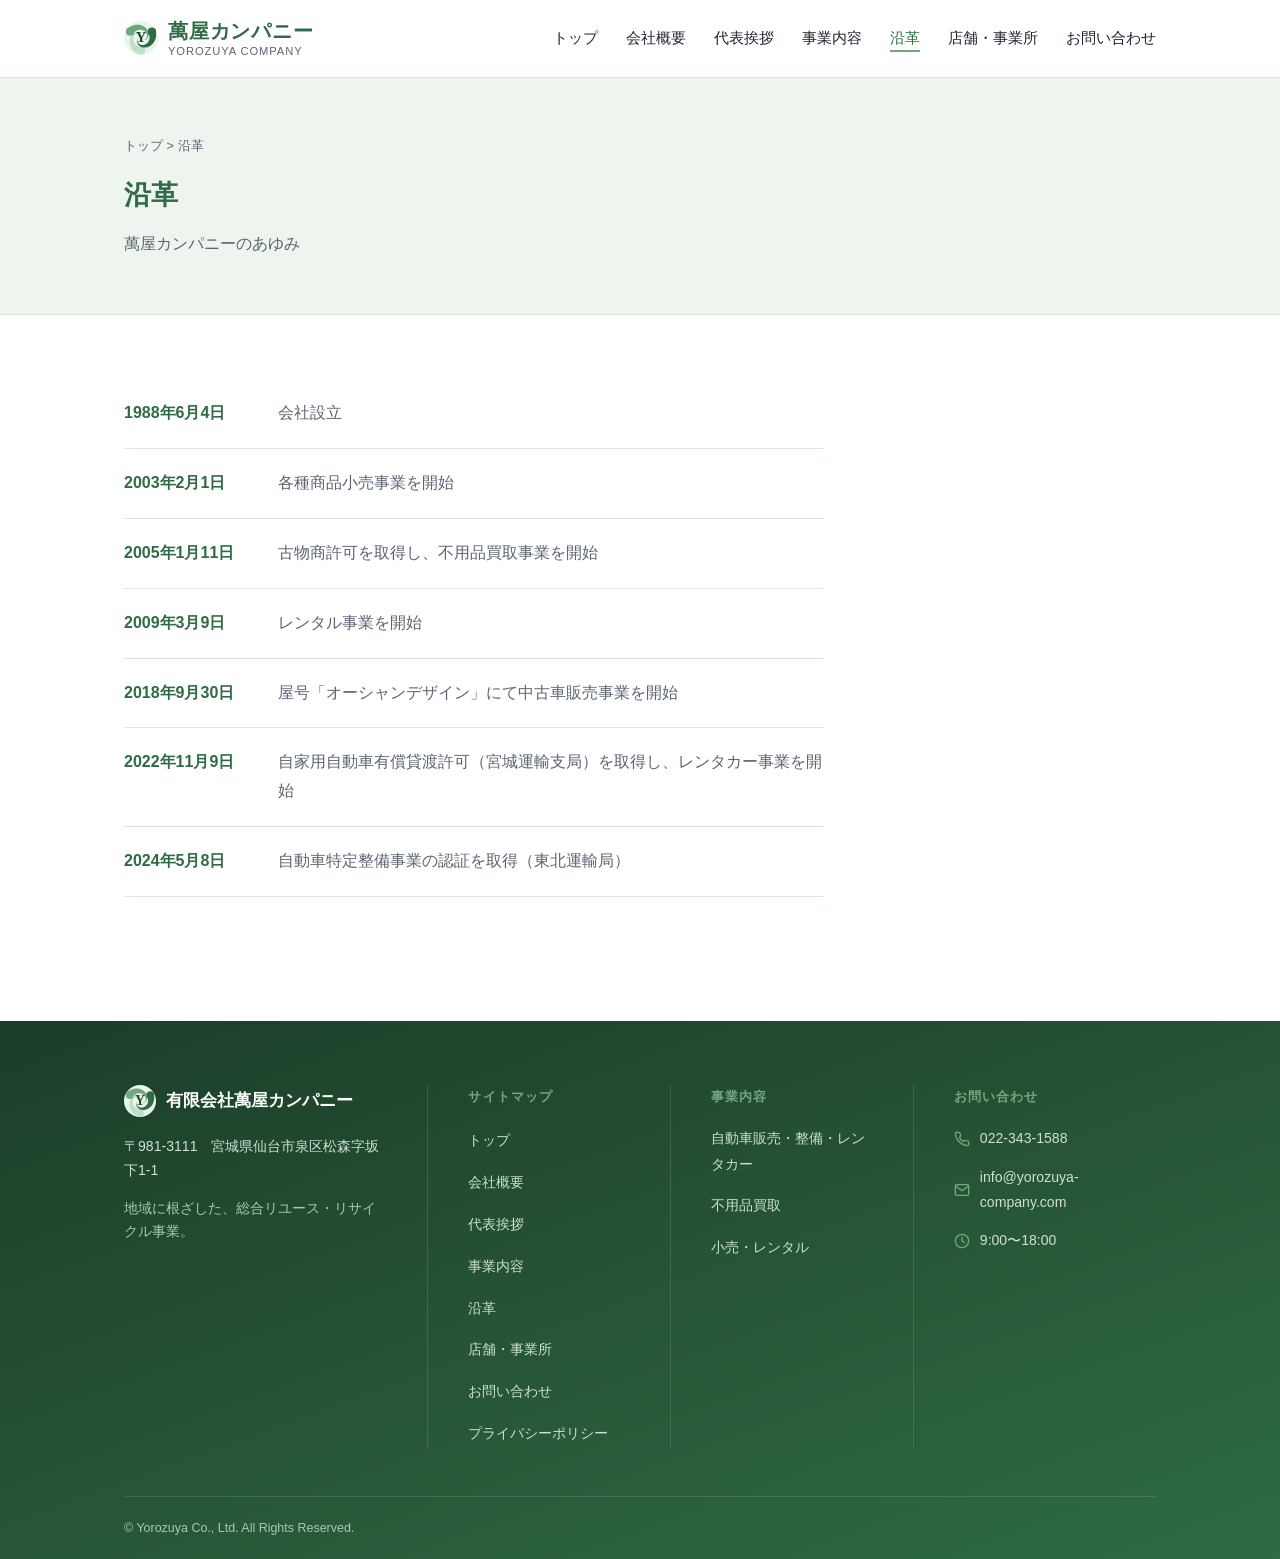
<file: history.html>
<!DOCTYPE html>
<html lang="ja">
<head>
<meta charset="UTF-8">
<meta name="viewport" content="width=device-width, initial-scale=1.0">
<title>沿革 | 有限会社萬屋カンパニー</title>
<meta name="description" content="有限会社萬屋カンパニーの沿革をご紹介します。">
<link rel="stylesheet" href="css/style.css">
<link rel="icon" href="favicon.ico" sizes="any">
<link rel="icon" href="favicon-32x32.png" type="image/png" sizes="32x32">
<link rel="icon" href="favicon-16x16.png" type="image/png" sizes="16x16">
<link rel="apple-touch-icon" href="apple-touch-icon.png">
</head>
<body>

<a class="skip-link" href="#main">本文へスキップ</a>

<header class="site-header">
  <div class="container">
    <div class="logo">
      <img src="assets/logo/logo-icon.svg" alt="" class="logo-icon">
      <div class="logo-text">
        <span class="logo-main">萬屋カンパニー</span>
        <span class="logo-sub">YOROZUYA COMPANY</span>
      </div>
    </div>
    <button class="nav-toggle" id="navToggle" type="button" aria-label="メニューを開く" aria-expanded="false" aria-controls="mainNav">
      <span class="nav-toggle-bar"></span>
      <span class="nav-toggle-bar"></span>
      <span class="nav-toggle-bar"></span>
    </button>
    <nav class="main-nav" id="mainNav">
      <ul>
        <li><a href="index.html">トップ</a></li>
        <li><a href="company.html">会社概要</a></li>
        <li><a href="message.html">代表挨拶</a></li>
        <li><a href="business.html">事業内容</a></li>
        <li><a href="history.html" aria-current="page">沿革</a></li>
        <li><a href="stores.html">店舗・事業所</a></li>
        <li><a href="contact.html">お問い合わせ</a></li>
      </ul>
    </nav>
  </div>
</header>

<div class="page-hero" id="main">
  <div class="container">
    <div class="breadcrumb"><a href="index.html">トップ</a> &gt; 沿革</div>
    <h1>沿革</h1>
    <p>萬屋カンパニーのあゆみ</p>
  </div>
</div>

<section>
  <div class="container">
    <ul class="timeline">
      <li>
        <div class="year">1988年6月4日</div>
        <div class="desc">会社設立</div>
      </li>
      <li>
        <div class="year">2003年2月1日</div>
        <div class="desc">各種商品小売事業を開始</div>
      </li>
      <li>
        <div class="year">2005年1月11日</div>
        <div class="desc">古物商許可を取得し、不用品買取事業を開始</div>
      </li>
      <li>
        <div class="year">2009年3月9日</div>
        <div class="desc">レンタル事業を開始</div>
      </li>
      <li>
        <div class="year">2018年9月30日</div>
        <div class="desc">屋号「オーシャンデザイン」にて中古車販売事業を開始</div>
      </li>
      <li>
        <div class="year">2022年11月9日</div>
        <div class="desc">自家用自動車有償貸渡許可（宮城運輸支局）を取得し、レンタカー事業を開始</div>
      </li>
      <li>
        <div class="year">2024年5月8日</div>
        <div class="desc">自動車特定整備事業の認証を取得（東北運輸局）</div>
      </li>
    </ul>
  </div>
</section>

<footer class="site-footer">
  <div class="container">
    <div class="footer-grid">
      <div class="footer-col footer-about">
        <div class="footer-logo">
          <img src="assets/logo/logo-icon.svg" alt="" class="footer-logo-icon">
          <span class="footer-logo-text">有限会社萬屋カンパニー</span>
        </div>
        <p class="footer-address">〒981-3111　宮城県仙台市泉区松森字坂下1-1</p>
        <p class="footer-tagline">地域に根ざした、総合リユース・リサイクル事業。</p>
      </div>

      <div class="footer-col">
        <h3 class="footer-heading">サイトマップ</h3>
        <nav aria-label="フッターサイトマップ">
          <ul class="footer-links">
            <li><a href="index.html">トップ</a></li>
            <li><a href="company.html">会社概要</a></li>
            <li><a href="message.html">代表挨拶</a></li>
            <li><a href="business.html">事業内容</a></li>
            <li><a href="history.html">沿革</a></li>
            <li><a href="stores.html">店舗・事業所</a></li>
            <li><a href="contact.html">お問い合わせ</a></li>
            <li><a href="privacy.html">プライバシーポリシー</a></li>
          </ul>
        </nav>
      </div>

      <div class="footer-col">
        <h3 class="footer-heading">事業内容</h3>
        <ul class="footer-links footer-links-1col">
          <li><a href="business.html#automobile">自動車販売・整備・レンタカー</a></li>
          <li><a href="business.html#recycle">不用品買取</a></li>
          <li><a href="business.html#retail">小売・レンタル</a></li>
        </ul>
      </div>

      <div class="footer-col">
        <h3 class="footer-heading">お問い合わせ</h3>
        <ul class="footer-contact">
          <li>
            <svg viewBox="0 0 24 24" aria-hidden="true" fill="none" stroke="currentColor" stroke-width="2" stroke-linecap="round" stroke-linejoin="round"><path d="M22 16.92v3a2 2 0 0 1-2.18 2 19.79 19.79 0 0 1-8.63-3.07 19.5 19.5 0 0 1-6-6 19.79 19.79 0 0 1-3.07-8.67A2 2 0 0 1 4.11 2h3a2 2 0 0 1 2 1.72c.13.96.36 1.9.7 2.81a2 2 0 0 1-.45 2.11L8.09 9.91a16 16 0 0 0 6 6l1.27-1.27a2 2 0 0 1 2.11-.45c.91.34 1.85.57 2.81.7A2 2 0 0 1 22 16.92z"/></svg>
            <a href="tel:0223431588">022-343-1588</a>
          </li>
          <li>
            <svg viewBox="0 0 24 24" aria-hidden="true" fill="none" stroke="currentColor" stroke-width="2" stroke-linecap="round" stroke-linejoin="round"><path d="M4 4h16c1.1 0 2 .9 2 2v12c0 1.1-.9 2-2 2H4c-1.1 0-2-.9-2-2V6c0-1.1.9-2 2-2z"/><path d="M22 6l-10 7L2 6"/></svg>
            <a href="mailto:info@yorozuya-company.com">info@yorozuya-company.com</a>
          </li>
          <li>
            <svg viewBox="0 0 24 24" aria-hidden="true" fill="none" stroke="currentColor" stroke-width="2" stroke-linecap="round" stroke-linejoin="round"><circle cx="12" cy="12" r="10"/><path d="M12 6v6l4 2"/></svg>
            <span>9:00〜18:00</span>
          </li>
        </ul>
      </div>
    </div>

    <div class="footer-bottom">
      <div class="copyright">&copy; Yorozuya Co., Ltd. All Rights Reserved.</div>
    </div>
  </div>
</footer>

<script src="js/main.js" defer></script>
</body>
</html>
</file>
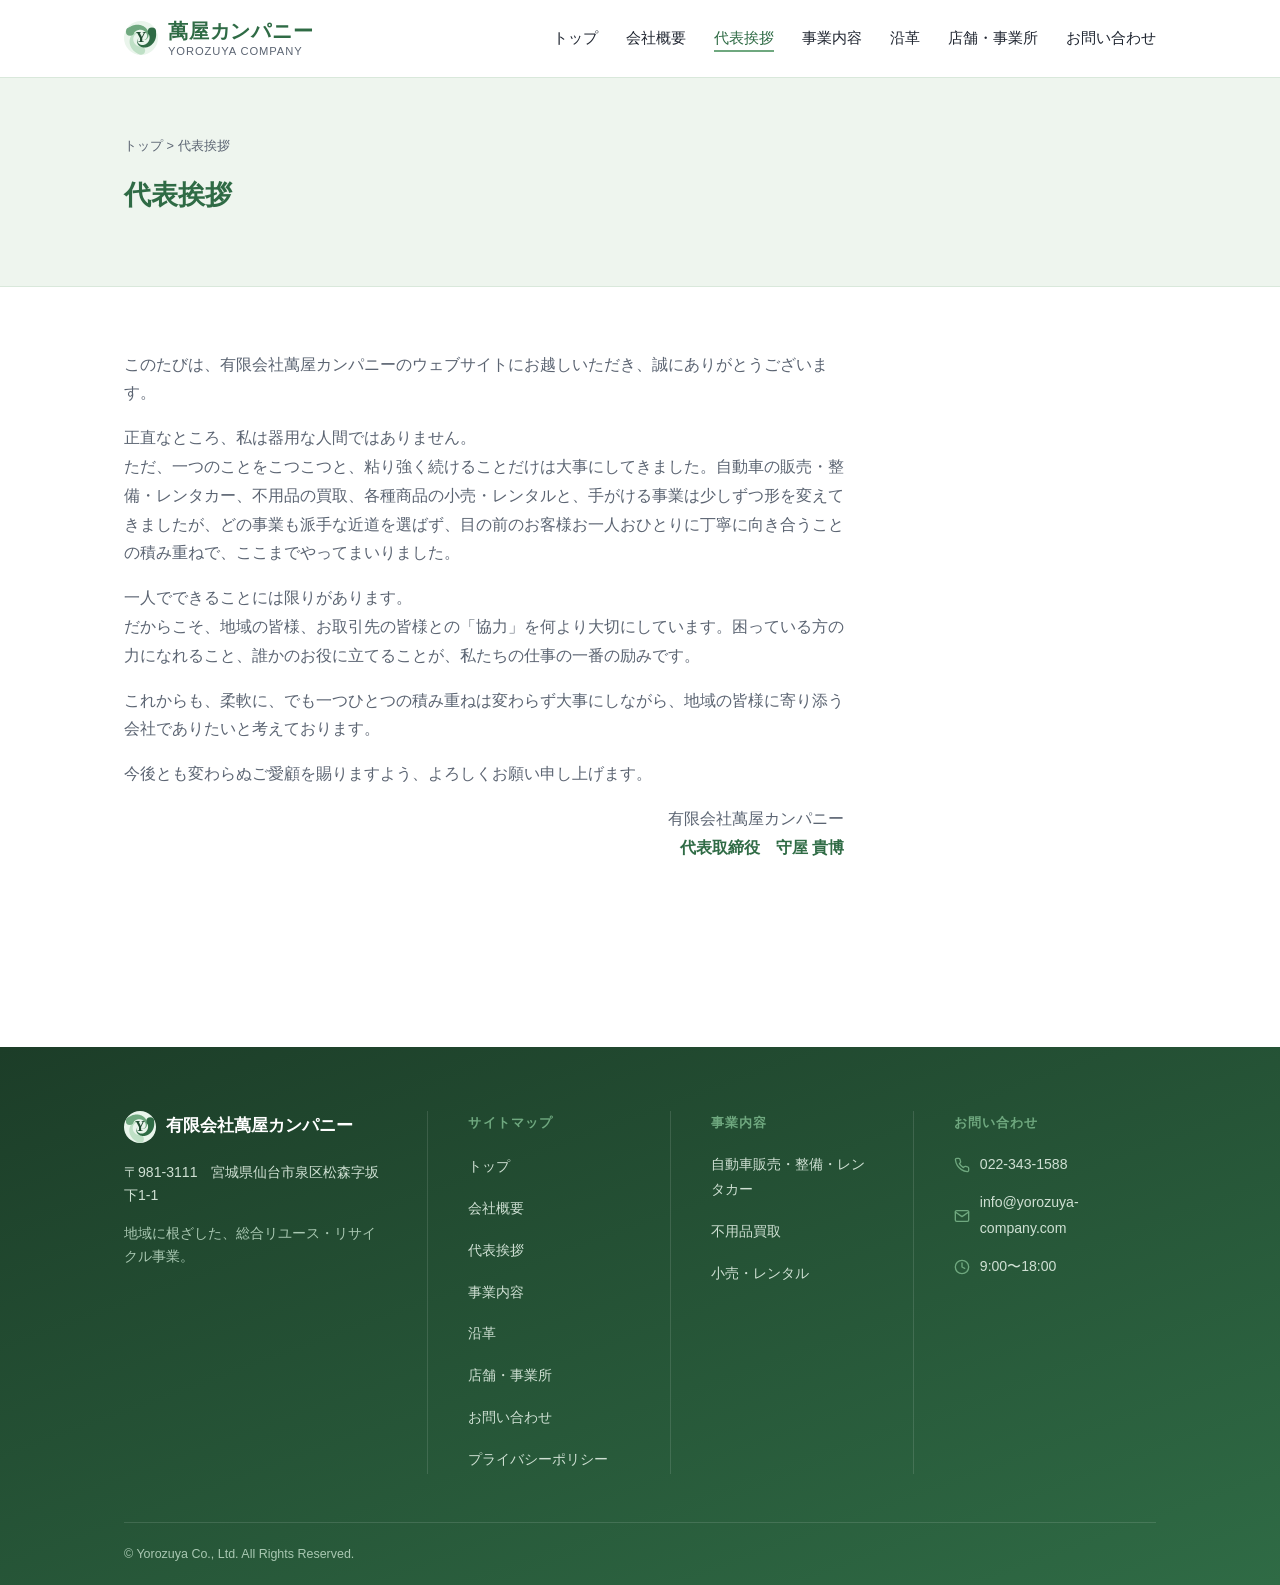
<file: message.html>
<!DOCTYPE html>
<html lang="ja">
<head>
<meta charset="UTF-8">
<meta name="viewport" content="width=device-width, initial-scale=1.0">
<title>代表挨拶 | 有限会社萬屋カンパニー</title>
<meta name="description" content="有限会社萬屋カンパニー 代表取締役 守屋貴博よりご挨拶。">
<link rel="stylesheet" href="css/style.css">
<link rel="icon" href="favicon.ico" sizes="any">
<link rel="icon" href="favicon-32x32.png" type="image/png" sizes="32x32">
<link rel="icon" href="favicon-16x16.png" type="image/png" sizes="16x16">
<link rel="apple-touch-icon" href="apple-touch-icon.png">
</head>
<body>

<a class="skip-link" href="#main">本文へスキップ</a>

<header class="site-header">
  <div class="container">
    <div class="logo">
      <img src="assets/logo/logo-icon.svg" alt="" class="logo-icon">
      <div class="logo-text">
        <span class="logo-main">萬屋カンパニー</span>
        <span class="logo-sub">YOROZUYA COMPANY</span>
      </div>
    </div>
    <button class="nav-toggle" id="navToggle" type="button" aria-label="メニューを開く" aria-expanded="false" aria-controls="mainNav">
      <span class="nav-toggle-bar"></span>
      <span class="nav-toggle-bar"></span>
      <span class="nav-toggle-bar"></span>
    </button>
    <nav class="main-nav" id="mainNav">
      <ul>
        <li><a href="index.html">トップ</a></li>
        <li><a href="company.html">会社概要</a></li>
        <li><a href="message.html" aria-current="page">代表挨拶</a></li>
        <li><a href="business.html">事業内容</a></li>
        <li><a href="history.html">沿革</a></li>
        <li><a href="stores.html">店舗・事業所</a></li>
        <li><a href="contact.html">お問い合わせ</a></li>
      </ul>
    </nav>
  </div>
</header>

<div class="page-hero" id="main">
  <div class="container">
    <div class="breadcrumb"><a href="index.html">トップ</a> &gt; 代表挨拶</div>
    <h1>代表挨拶</h1>
  </div>
</div>

<section>
  <div class="container">
    <div class="biz-block">
      <p>
        このたびは、有限会社萬屋カンパニーのウェブサイトにお越しいただき、誠にありがとうございます。
      </p>
      <p>
        正直なところ、私は器用な人間ではありません。<br>
        ただ、一つのことをこつこつと、粘り強く続けることだけは大事にしてきました。自動車の販売・整備・レンタカー、不用品の買取、各種商品の小売・レンタルと、手がける事業は少しずつ形を変えてきましたが、どの事業も派手な近道を選ばず、目の前のお客様お一人おひとりに丁寧に向き合うことの積み重ねで、ここまでやってまいりました。
      </p>
      <p>
        一人でできることには限りがあります。<br>
        だからこそ、地域の皆様、お取引先の皆様との「協力」を何より大切にしています。困っている方の力になれること、誰かのお役に立てることが、私たちの仕事の一番の励みです。
      </p>
      <p>
        これからも、柔軟に、でも一つひとつの積み重ねは変わらず大事にしながら、地域の皆様に寄り添う会社でありたいと考えております。
      </p>
      <p>
        今後とも変わらぬご愛顧を賜りますよう、よろしくお願い申し上げます。
      </p>

      <p class="signature">
        有限会社萬屋カンパニー<br>
        <span class="signature-name">代表取締役　守屋 貴博</span>
      </p>
    </div>
  </div>
</section>

<footer class="site-footer">
  <div class="container">
    <div class="footer-grid">
      <div class="footer-col footer-about">
        <div class="footer-logo">
          <img src="assets/logo/logo-icon.svg" alt="" class="footer-logo-icon">
          <span class="footer-logo-text">有限会社萬屋カンパニー</span>
        </div>
        <p class="footer-address">〒981-3111　宮城県仙台市泉区松森字坂下1-1</p>
        <p class="footer-tagline">地域に根ざした、総合リユース・リサイクル事業。</p>
      </div>

      <div class="footer-col">
        <h3 class="footer-heading">サイトマップ</h3>
        <nav aria-label="フッターサイトマップ">
          <ul class="footer-links">
            <li><a href="index.html">トップ</a></li>
            <li><a href="company.html">会社概要</a></li>
            <li><a href="message.html">代表挨拶</a></li>
            <li><a href="business.html">事業内容</a></li>
            <li><a href="history.html">沿革</a></li>
            <li><a href="stores.html">店舗・事業所</a></li>
            <li><a href="contact.html">お問い合わせ</a></li>
            <li><a href="privacy.html">プライバシーポリシー</a></li>
          </ul>
        </nav>
      </div>

      <div class="footer-col">
        <h3 class="footer-heading">事業内容</h3>
        <ul class="footer-links footer-links-1col">
          <li><a href="business.html#automobile">自動車販売・整備・レンタカー</a></li>
          <li><a href="business.html#recycle">不用品買取</a></li>
          <li><a href="business.html#retail">小売・レンタル</a></li>
        </ul>
      </div>

      <div class="footer-col">
        <h3 class="footer-heading">お問い合わせ</h3>
        <ul class="footer-contact">
          <li>
            <svg viewBox="0 0 24 24" aria-hidden="true" fill="none" stroke="currentColor" stroke-width="2" stroke-linecap="round" stroke-linejoin="round"><path d="M22 16.92v3a2 2 0 0 1-2.18 2 19.79 19.79 0 0 1-8.63-3.07 19.5 19.5 0 0 1-6-6 19.79 19.79 0 0 1-3.07-8.67A2 2 0 0 1 4.11 2h3a2 2 0 0 1 2 1.72c.13.96.36 1.9.7 2.81a2 2 0 0 1-.45 2.11L8.09 9.91a16 16 0 0 0 6 6l1.27-1.27a2 2 0 0 1 2.11-.45c.91.34 1.85.57 2.81.7A2 2 0 0 1 22 16.92z"/></svg>
            <a href="tel:0223431588">022-343-1588</a>
          </li>
          <li>
            <svg viewBox="0 0 24 24" aria-hidden="true" fill="none" stroke="currentColor" stroke-width="2" stroke-linecap="round" stroke-linejoin="round"><path d="M4 4h16c1.1 0 2 .9 2 2v12c0 1.1-.9 2-2 2H4c-1.1 0-2-.9-2-2V6c0-1.1.9-2 2-2z"/><path d="M22 6l-10 7L2 6"/></svg>
            <a href="mailto:info@yorozuya-company.com">info@yorozuya-company.com</a>
          </li>
          <li>
            <svg viewBox="0 0 24 24" aria-hidden="true" fill="none" stroke="currentColor" stroke-width="2" stroke-linecap="round" stroke-linejoin="round"><circle cx="12" cy="12" r="10"/><path d="M12 6v6l4 2"/></svg>
            <span>9:00〜18:00</span>
          </li>
        </ul>
      </div>
    </div>

    <div class="footer-bottom">
      <div class="copyright">&copy; Yorozuya Co., Ltd. All Rights Reserved.</div>
    </div>
  </div>
</footer>

<script src="js/main.js" defer></script>
</body>
</html>
</file>
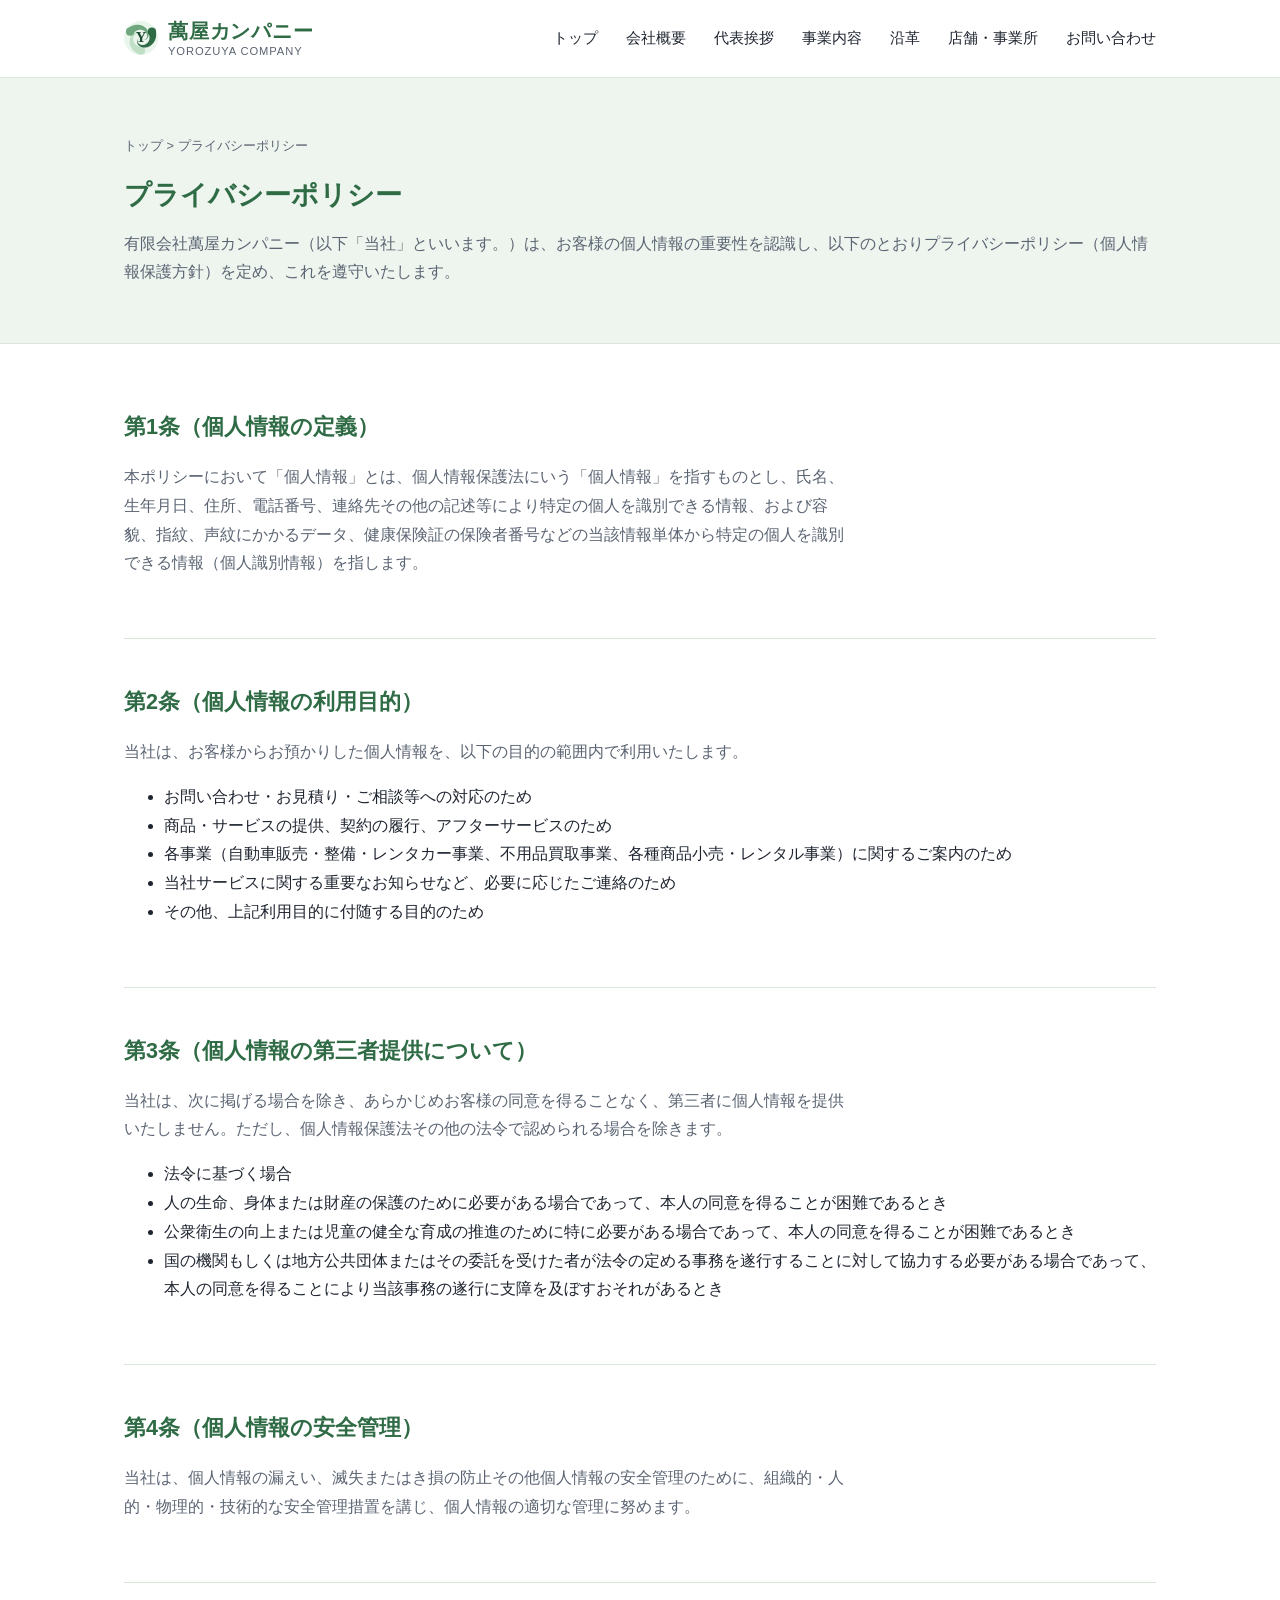
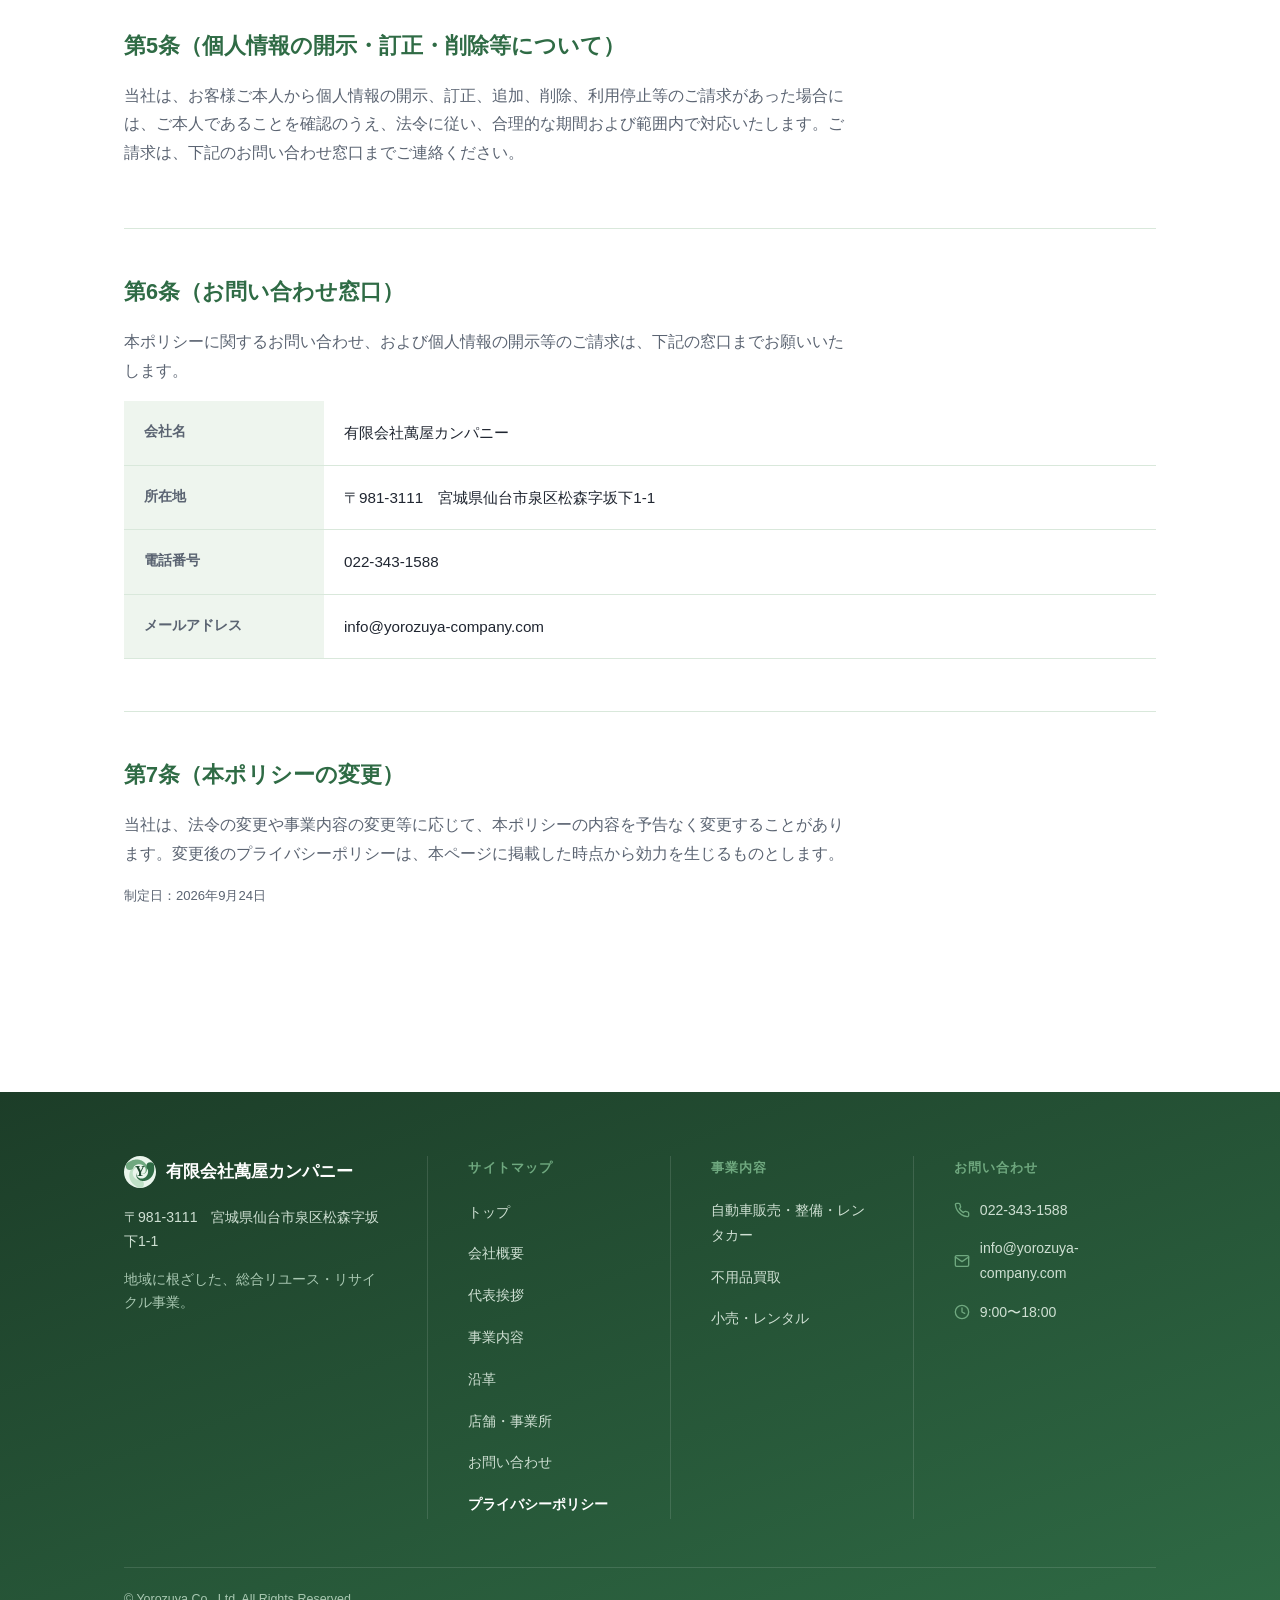
<file: privacy.html>
<!DOCTYPE html>
<html lang="ja">
<head>
<meta charset="UTF-8">
<meta name="viewport" content="width=device-width, initial-scale=1.0">
<title>プライバシーポリシー | 有限会社萬屋カンパニー</title>
<meta name="description" content="有限会社萬屋カンパニーのプライバシーポリシー（個人情報保護方針）です。">
<link rel="stylesheet" href="css/style.css">
<link rel="icon" href="favicon.ico" sizes="any">
<link rel="icon" href="favicon-32x32.png" type="image/png" sizes="32x32">
<link rel="icon" href="favicon-16x16.png" type="image/png" sizes="16x16">
<link rel="apple-touch-icon" href="apple-touch-icon.png">
</head>
<body>

<a class="skip-link" href="#main">本文へスキップ</a>

<header class="site-header">
  <div class="container">
    <div class="logo">
      <img src="assets/logo/logo-icon.svg" alt="" class="logo-icon">
      <div class="logo-text">
        <span class="logo-main">萬屋カンパニー</span>
        <span class="logo-sub">YOROZUYA COMPANY</span>
      </div>
    </div>
    <button class="nav-toggle" id="navToggle" type="button" aria-label="メニューを開く" aria-expanded="false" aria-controls="mainNav">
      <span class="nav-toggle-bar"></span>
      <span class="nav-toggle-bar"></span>
      <span class="nav-toggle-bar"></span>
    </button>
    <nav class="main-nav" id="mainNav">
      <ul>
        <li><a href="index.html">トップ</a></li>
        <li><a href="company.html">会社概要</a></li>
        <li><a href="message.html">代表挨拶</a></li>
        <li><a href="business.html">事業内容</a></li>
        <li><a href="history.html">沿革</a></li>
        <li><a href="stores.html">店舗・事業所</a></li>
        <li><a href="contact.html">お問い合わせ</a></li>
      </ul>
    </nav>
  </div>
</header>

<div class="page-hero" id="main">
  <div class="container">
    <div class="breadcrumb"><a href="index.html">トップ</a> &gt; プライバシーポリシー</div>
    <h1>プライバシーポリシー</h1>
    <p>有限会社萬屋カンパニー（以下「当社」といいます。）は、お客様の個人情報の重要性を認識し、以下のとおりプライバシーポリシー（個人情報保護方針）を定め、これを遵守いたします。</p>
  </div>
</div>

<section>
  <div class="container">

    <div class="biz-block">
      <h2>第1条（個人情報の定義）</h2>
      <p>
        本ポリシーにおいて「個人情報」とは、個人情報保護法にいう「個人情報」を指すものとし、氏名、生年月日、住所、電話番号、連絡先その他の記述等により特定の個人を識別できる情報、および容貌、指紋、声紋にかかるデータ、健康保険証の保険者番号などの当該情報単体から特定の個人を識別できる情報（個人識別情報）を指します。
      </p>
    </div>

    <div class="biz-block">
      <h2>第2条（個人情報の利用目的）</h2>
      <p>
        当社は、お客様からお預かりした個人情報を、以下の目的の範囲内で利用いたします。
      </p>
      <ul>
        <li>お問い合わせ・お見積り・ご相談等への対応のため</li>
        <li>商品・サービスの提供、契約の履行、アフターサービスのため</li>
        <li>各事業（自動車販売・整備・レンタカー事業、不用品買取事業、各種商品小売・レンタル事業）に関するご案内のため</li>
        <li>当社サービスに関する重要なお知らせなど、必要に応じたご連絡のため</li>
        <li>その他、上記利用目的に付随する目的のため</li>
      </ul>
    </div>

    <div class="biz-block">
      <h2>第3条（個人情報の第三者提供について）</h2>
      <p>
        当社は、次に掲げる場合を除き、あらかじめお客様の同意を得ることなく、第三者に個人情報を提供いたしません。ただし、個人情報保護法その他の法令で認められる場合を除きます。
      </p>
      <ul>
        <li>法令に基づく場合</li>
        <li>人の生命、身体または財産の保護のために必要がある場合であって、本人の同意を得ることが困難であるとき</li>
        <li>公衆衛生の向上または児童の健全な育成の推進のために特に必要がある場合であって、本人の同意を得ることが困難であるとき</li>
        <li>国の機関もしくは地方公共団体またはその委託を受けた者が法令の定める事務を遂行することに対して協力する必要がある場合であって、本人の同意を得ることにより当該事務の遂行に支障を及ぼすおそれがあるとき</li>
      </ul>
    </div>

    <div class="biz-block">
      <h2>第4条（個人情報の安全管理）</h2>
      <p>
        当社は、個人情報の漏えい、滅失またはき損の防止その他個人情報の安全管理のために、組織的・人的・物理的・技術的な安全管理措置を講じ、個人情報の適切な管理に努めます。
      </p>
    </div>

    <div class="biz-block">
      <h2>第5条（個人情報の開示・訂正・削除等について）</h2>
      <p>
        当社は、お客様ご本人から個人情報の開示、訂正、追加、削除、利用停止等のご請求があった場合には、ご本人であることを確認のうえ、法令に従い、合理的な期間および範囲内で対応いたします。ご請求は、下記のお問い合わせ窓口までご連絡ください。
      </p>
    </div>

    <div class="biz-block">
      <h2>第6条（お問い合わせ窓口）</h2>
      <p>
        本ポリシーに関するお問い合わせ、および個人情報の開示等のご請求は、下記の窓口までお願いいたします。
      </p>
      <table class="info-table">
        <tbody>
          <tr>
            <th>会社名</th>
            <td>有限会社萬屋カンパニー</td>
          </tr>
          <tr>
            <th>所在地</th>
            <td>〒981-3111　宮城県仙台市泉区松森字坂下1-1</td>
          </tr>
          <tr>
            <th>電話番号</th>
            <td>022-343-1588</td>
          </tr>
          <tr>
            <th>メールアドレス</th>
            <td>info@yorozuya-company.com</td>
          </tr>
        </tbody>
      </table>
    </div>

    <div class="biz-block">
      <h2>第7条（本ポリシーの変更）</h2>
      <p>
        当社は、法令の変更や事業内容の変更等に応じて、本ポリシーの内容を予告なく変更することがあります。変更後のプライバシーポリシーは、本ページに掲載した時点から効力を生じるものとします。
      </p>
      <p class="note">制定日：2026年9月24日</p>
    </div>

  </div>
</section>

<footer class="site-footer">
  <div class="container">
    <div class="footer-grid">
      <div class="footer-col footer-about">
        <div class="footer-logo">
          <img src="assets/logo/logo-icon.svg" alt="" class="footer-logo-icon">
          <span class="footer-logo-text">有限会社萬屋カンパニー</span>
        </div>
        <p class="footer-address">〒981-3111　宮城県仙台市泉区松森字坂下1-1</p>
        <p class="footer-tagline">地域に根ざした、総合リユース・リサイクル事業。</p>
      </div>

      <div class="footer-col">
        <h3 class="footer-heading">サイトマップ</h3>
        <nav aria-label="フッターサイトマップ">
          <ul class="footer-links">
            <li><a href="index.html">トップ</a></li>
            <li><a href="company.html">会社概要</a></li>
            <li><a href="message.html">代表挨拶</a></li>
            <li><a href="business.html">事業内容</a></li>
            <li><a href="history.html">沿革</a></li>
            <li><a href="stores.html">店舗・事業所</a></li>
            <li><a href="contact.html">お問い合わせ</a></li>
            <li><a href="privacy.html" aria-current="page">プライバシーポリシー</a></li>
          </ul>
        </nav>
      </div>

      <div class="footer-col">
        <h3 class="footer-heading">事業内容</h3>
        <ul class="footer-links footer-links-1col">
          <li><a href="business.html#automobile">自動車販売・整備・レンタカー</a></li>
          <li><a href="business.html#recycle">不用品買取</a></li>
          <li><a href="business.html#retail">小売・レンタル</a></li>
        </ul>
      </div>

      <div class="footer-col">
        <h3 class="footer-heading">お問い合わせ</h3>
        <ul class="footer-contact">
          <li>
            <svg viewBox="0 0 24 24" aria-hidden="true" fill="none" stroke="currentColor" stroke-width="2" stroke-linecap="round" stroke-linejoin="round"><path d="M22 16.92v3a2 2 0 0 1-2.18 2 19.79 19.79 0 0 1-8.63-3.07 19.5 19.5 0 0 1-6-6 19.79 19.79 0 0 1-3.07-8.67A2 2 0 0 1 4.11 2h3a2 2 0 0 1 2 1.72c.13.96.36 1.9.7 2.81a2 2 0 0 1-.45 2.11L8.09 9.91a16 16 0 0 0 6 6l1.27-1.27a2 2 0 0 1 2.11-.45c.91.34 1.85.57 2.81.7A2 2 0 0 1 22 16.92z"/></svg>
            <a href="tel:0223431588">022-343-1588</a>
          </li>
          <li>
            <svg viewBox="0 0 24 24" aria-hidden="true" fill="none" stroke="currentColor" stroke-width="2" stroke-linecap="round" stroke-linejoin="round"><path d="M4 4h16c1.1 0 2 .9 2 2v12c0 1.1-.9 2-2 2H4c-1.1 0-2-.9-2-2V6c0-1.1.9-2 2-2z"/><path d="M22 6l-10 7L2 6"/></svg>
            <a href="mailto:info@yorozuya-company.com">info@yorozuya-company.com</a>
          </li>
          <li>
            <svg viewBox="0 0 24 24" aria-hidden="true" fill="none" stroke="currentColor" stroke-width="2" stroke-linecap="round" stroke-linejoin="round"><circle cx="12" cy="12" r="10"/><path d="M12 6v6l4 2"/></svg>
            <span>9:00〜18:00</span>
          </li>
        </ul>
      </div>
    </div>

    <div class="footer-bottom">
      <div class="copyright">&copy; Yorozuya Co., Ltd. All Rights Reserved.</div>
    </div>
  </div>
</footer>

<script src="js/main.js" defer></script>
</body>
</html>
</file>
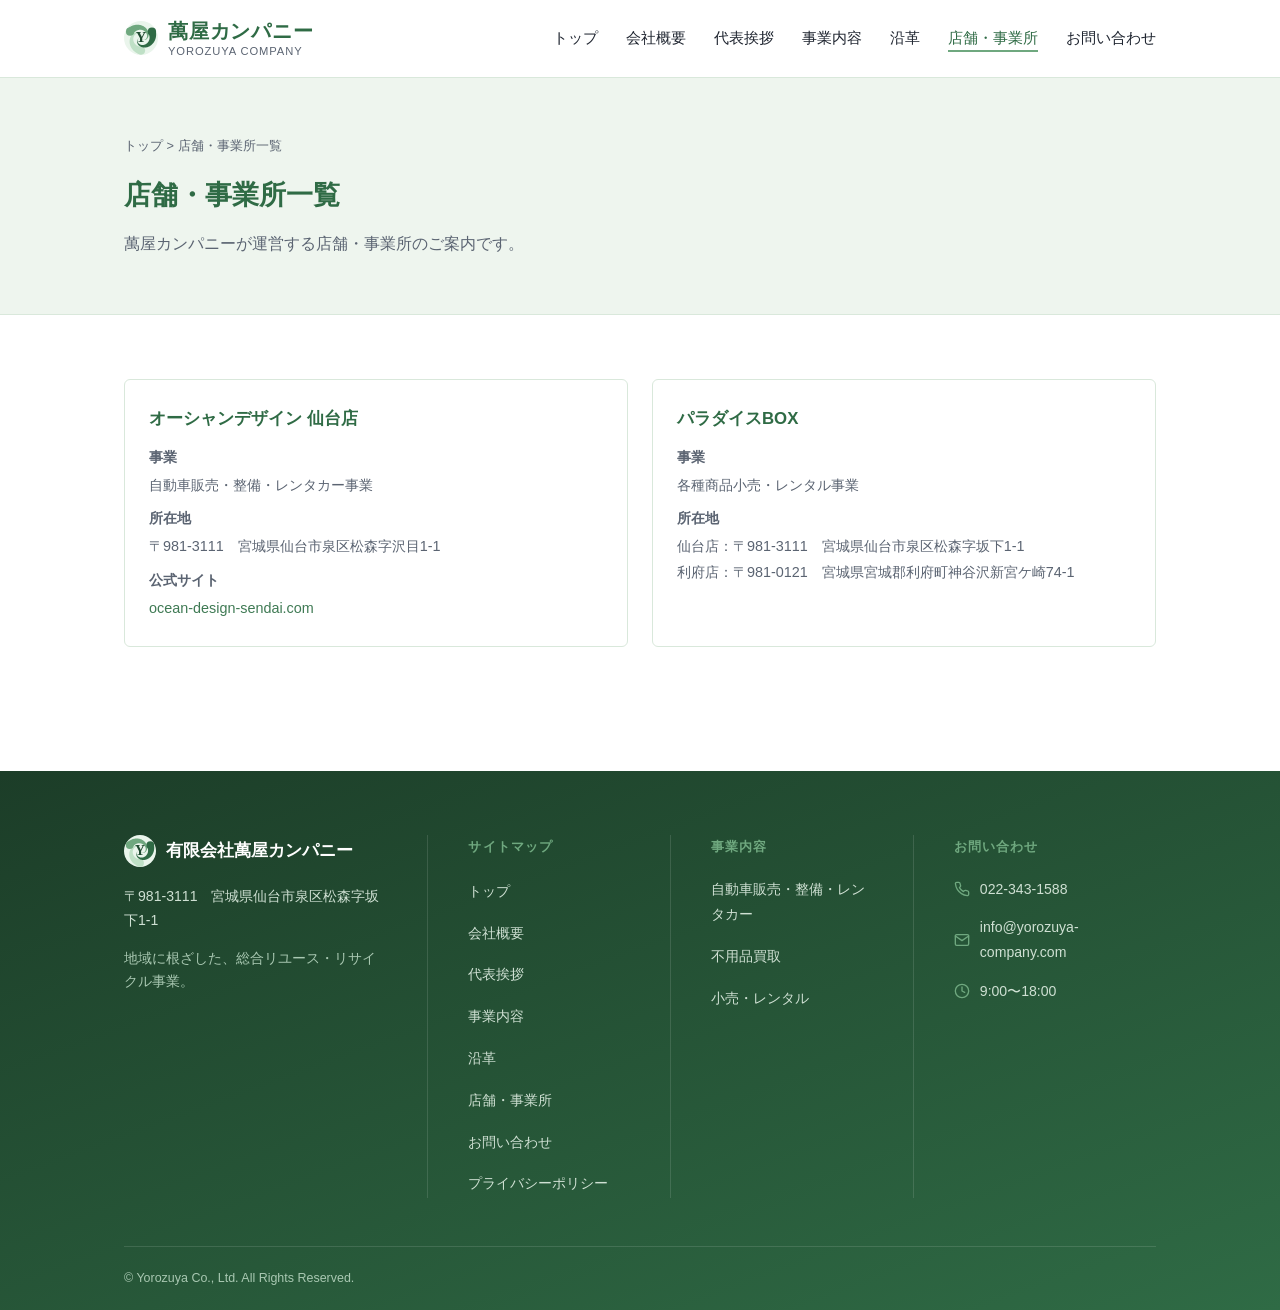
<file: stores.html>
<!DOCTYPE html>
<html lang="ja">
<head>
<meta charset="UTF-8">
<meta name="viewport" content="width=device-width, initial-scale=1.0">
<title>店舗・事業所一覧 | 有限会社萬屋カンパニー</title>
<meta name="description" content="有限会社萬屋カンパニーの店舗・事業所一覧です。">
<link rel="stylesheet" href="css/style.css">
<link rel="icon" href="favicon.ico" sizes="any">
<link rel="icon" href="favicon-32x32.png" type="image/png" sizes="32x32">
<link rel="icon" href="favicon-16x16.png" type="image/png" sizes="16x16">
<link rel="apple-touch-icon" href="apple-touch-icon.png">
</head>
<body>

<a class="skip-link" href="#main">本文へスキップ</a>

<header class="site-header">
  <div class="container">
    <div class="logo">
      <img src="assets/logo/logo-icon.svg" alt="" class="logo-icon">
      <div class="logo-text">
        <span class="logo-main">萬屋カンパニー</span>
        <span class="logo-sub">YOROZUYA COMPANY</span>
      </div>
    </div>
    <button class="nav-toggle" id="navToggle" type="button" aria-label="メニューを開く" aria-expanded="false" aria-controls="mainNav">
      <span class="nav-toggle-bar"></span>
      <span class="nav-toggle-bar"></span>
      <span class="nav-toggle-bar"></span>
    </button>
    <nav class="main-nav" id="mainNav">
      <ul>
        <li><a href="index.html">トップ</a></li>
        <li><a href="company.html">会社概要</a></li>
        <li><a href="message.html">代表挨拶</a></li>
        <li><a href="business.html">事業内容</a></li>
        <li><a href="history.html">沿革</a></li>
        <li><a href="stores.html" aria-current="page">店舗・事業所</a></li>
        <li><a href="contact.html">お問い合わせ</a></li>
      </ul>
    </nav>
  </div>
</header>

<div class="page-hero" id="main">
  <div class="container">
    <div class="breadcrumb"><a href="index.html">トップ</a> &gt; 店舗・事業所一覧</div>
    <h1>店舗・事業所一覧</h1>
    <p>萬屋カンパニーが運営する店舗・事業所のご案内です。</p>
  </div>
</div>

<section>
  <div class="container">
    <div class="store-list">

      <div class="store-card">
        <h3>オーシャンデザイン 仙台店</h3>
        <dl>
          <dt>事業</dt>
          <dd>自動車販売・整備・レンタカー事業</dd>
          <dt>所在地</dt>
          <dd>〒981-3111　宮城県仙台市泉区松森字沢目1-1</dd>
          <dt>公式サイト</dt>
          <dd><a href="https://ocean-design-sendai.com/" target="_blank" rel="noopener">ocean-design-sendai.com</a></dd>
        </dl>
      </div>

      <div class="store-card">
        <h3>パラダイスBOX</h3>
        <dl>
          <dt>事業</dt>
          <dd>各種商品小売・レンタル事業</dd>
          <dt>所在地</dt>
          <dd>仙台店：〒981-3111　宮城県仙台市泉区松森字坂下1-1<br>利府店：〒981-0121　宮城県宮城郡利府町神谷沢新宮ケ崎74-1</dd>
        </dl>
      </div>

    </div>
  </div>
</section>

<footer class="site-footer">
  <div class="container">
    <div class="footer-grid">
      <div class="footer-col footer-about">
        <div class="footer-logo">
          <img src="assets/logo/logo-icon.svg" alt="" class="footer-logo-icon">
          <span class="footer-logo-text">有限会社萬屋カンパニー</span>
        </div>
        <p class="footer-address">〒981-3111　宮城県仙台市泉区松森字坂下1-1</p>
        <p class="footer-tagline">地域に根ざした、総合リユース・リサイクル事業。</p>
      </div>

      <div class="footer-col">
        <h3 class="footer-heading">サイトマップ</h3>
        <nav aria-label="フッターサイトマップ">
          <ul class="footer-links">
            <li><a href="index.html">トップ</a></li>
            <li><a href="company.html">会社概要</a></li>
            <li><a href="message.html">代表挨拶</a></li>
            <li><a href="business.html">事業内容</a></li>
            <li><a href="history.html">沿革</a></li>
            <li><a href="stores.html">店舗・事業所</a></li>
            <li><a href="contact.html">お問い合わせ</a></li>
            <li><a href="privacy.html">プライバシーポリシー</a></li>
          </ul>
        </nav>
      </div>

      <div class="footer-col">
        <h3 class="footer-heading">事業内容</h3>
        <ul class="footer-links footer-links-1col">
          <li><a href="business.html#automobile">自動車販売・整備・レンタカー</a></li>
          <li><a href="business.html#recycle">不用品買取</a></li>
          <li><a href="business.html#retail">小売・レンタル</a></li>
        </ul>
      </div>

      <div class="footer-col">
        <h3 class="footer-heading">お問い合わせ</h3>
        <ul class="footer-contact">
          <li>
            <svg viewBox="0 0 24 24" aria-hidden="true" fill="none" stroke="currentColor" stroke-width="2" stroke-linecap="round" stroke-linejoin="round"><path d="M22 16.92v3a2 2 0 0 1-2.18 2 19.79 19.79 0 0 1-8.63-3.07 19.5 19.5 0 0 1-6-6 19.79 19.79 0 0 1-3.07-8.67A2 2 0 0 1 4.11 2h3a2 2 0 0 1 2 1.72c.13.96.36 1.9.7 2.81a2 2 0 0 1-.45 2.11L8.09 9.91a16 16 0 0 0 6 6l1.27-1.27a2 2 0 0 1 2.11-.45c.91.34 1.85.57 2.81.7A2 2 0 0 1 22 16.92z"/></svg>
            <a href="tel:0223431588">022-343-1588</a>
          </li>
          <li>
            <svg viewBox="0 0 24 24" aria-hidden="true" fill="none" stroke="currentColor" stroke-width="2" stroke-linecap="round" stroke-linejoin="round"><path d="M4 4h16c1.1 0 2 .9 2 2v12c0 1.1-.9 2-2 2H4c-1.1 0-2-.9-2-2V6c0-1.1.9-2 2-2z"/><path d="M22 6l-10 7L2 6"/></svg>
            <a href="mailto:info@yorozuya-company.com">info@yorozuya-company.com</a>
          </li>
          <li>
            <svg viewBox="0 0 24 24" aria-hidden="true" fill="none" stroke="currentColor" stroke-width="2" stroke-linecap="round" stroke-linejoin="round"><circle cx="12" cy="12" r="10"/><path d="M12 6v6l4 2"/></svg>
            <span>9:00〜18:00</span>
          </li>
        </ul>
      </div>
    </div>

    <div class="footer-bottom">
      <div class="copyright">&copy; Yorozuya Co., Ltd. All Rights Reserved.</div>
    </div>
  </div>
</footer>

<script src="js/main.js" defer></script>
</body>
</html>
</file>
<file: css/style.css>
/* ============================================
   萬屋カンパニー 法人サイト 共通スタイル
   ============================================ */

:root {
  --color-bg: #ffffff;
  --color-bg-soft: #eef5ee;
  --color-text: #1f2530;
  --color-text-soft: #5b6472;
  --color-border: #d9e8db;
  --color-primary: #2f6b45;
  --color-primary-soft: #3f7a54;
  --color-accent: #6fa87f;
  --font-base: "Hiragino Kaku Gothic ProN", "Yu Gothic", "Noto Sans JP", "Helvetica Neue", Arial, sans-serif;
  --max-width: 1080px;
}

* {
  box-sizing: border-box;
}

html {
  scroll-behavior: smooth;
}

body {
  margin: 0;
  font-family: var(--font-base);
  color: var(--color-text);
  background: var(--color-bg);
  line-height: 1.8;
  font-size: 16px;
  -webkit-font-smoothing: antialiased;
  overflow-wrap: break-word;
}

a {
  color: var(--color-primary-soft);
  text-decoration: none;
}

a:hover {
  text-decoration: underline;
}

img {
  max-width: 100%;
}

.container {
  max-width: var(--max-width);
  margin: 0 auto;
  padding: 0 24px;
}

/* ---------- Skip link ---------- */

.skip-link {
  position: absolute;
  left: -9999px;
  top: 0;
  z-index: 1000;
  background: var(--color-primary);
  color: #fff;
  padding: 12px 20px;
  border-radius: 0 0 4px 0;
  font-size: 0.9rem;
  font-weight: 600;
}

.skip-link:focus {
  left: 0;
}

/* ---------- Header ---------- */

.site-header {
  border-bottom: 1px solid var(--color-border);
  background: var(--color-bg);
  position: sticky;
  top: 0;
  z-index: 100;
}

.site-header .container {
  display: flex;
  align-items: center;
  justify-content: space-between;
  padding-top: 18px;
  padding-bottom: 18px;
}

.logo {
  display: flex;
  align-items: center;
  gap: 10px;
}

.logo-icon {
  width: 34px;
  height: 34px;
  flex: 0 0 auto;
}

.logo-text {
  display: flex;
  flex-direction: column;
  line-height: 1.3;
}

.logo-main {
  font-size: 1.25rem;
  font-weight: 700;
  color: var(--color-primary);
  letter-spacing: 0.04em;
}

.logo-sub {
  font-size: 0.7rem;
  color: var(--color-text-soft);
  letter-spacing: 0.08em;
}

.main-nav ul {
  display: flex;
  gap: 28px;
  list-style: none;
  margin: 0;
  padding: 0;
  flex-wrap: wrap;
}

.main-nav a {
  color: var(--color-text);
  font-size: 0.92rem;
  font-weight: 500;
}

.main-nav a:hover,
.main-nav a[aria-current="page"] {
  color: var(--color-primary);
  text-decoration: none;
  border-bottom: 2px solid var(--color-accent);
  padding-bottom: 4px;
}

.nav-toggle {
  display: none;
  position: relative;
  width: 28px;
  height: 20px;
  padding: 0;
  background: none;
  border: none;
  cursor: pointer;
  flex: 0 0 auto;
  z-index: 101;
}

.nav-toggle-bar {
  position: absolute;
  left: 0;
  width: 100%;
  height: 2px;
  background: var(--color-primary);
  border-radius: 2px;
  transition: transform 0.3s ease, opacity 0.3s ease, top 0.3s ease;
}

.nav-toggle-bar:nth-child(1) { top: 0; }
.nav-toggle-bar:nth-child(2) { top: 9px; }
.nav-toggle-bar:nth-child(3) { top: 18px; }

.nav-toggle[aria-expanded="true"] .nav-toggle-bar:nth-child(1) {
  top: 9px;
  transform: rotate(45deg);
}

.nav-toggle[aria-expanded="true"] .nav-toggle-bar:nth-child(2) {
  opacity: 0;
}

.nav-toggle[aria-expanded="true"] .nav-toggle-bar:nth-child(3) {
  top: 9px;
  transform: rotate(-45deg);
}

/* ---------- Hero ---------- */

.hero {
  position: relative;
  overflow: hidden;
  background: linear-gradient(135deg, var(--color-primary) 0%, var(--color-primary-soft) 100%);
  color: #fff;
  padding: 90px 0 70px;
}

.hero-bg-photo {
  position: absolute;
  inset: 0;
  background-image: url('../assets/hero/hero-bg.jpg');
  background-size: cover;
  background-position: center 30%;
  opacity: 0.2;
  z-index: 0;
  filter: grayscale(20%);
}

.hero .container {
  position: relative;
  z-index: 2;
  max-width: var(--max-width);
}

.hero-eyebrow {
  font-size: 0.85rem;
  letter-spacing: 0.12em;
  color: #bfe0c9;
  margin-bottom: 14px;
}

.hero h1 {
  font-size: 2.1rem;
  font-weight: 700;
  margin: 0 0 18px;
  line-height: 1.5;
}

.hero p {
  font-size: 1rem;
  color: #dcecdf;
  max-width: 640px;
  margin: 0;
}

.hero-badges {
  display: flex;
  flex-wrap: wrap;
  gap: 12px;
  margin: 28px 0 0;
}

.hero-badge {
  display: inline-flex;
  align-items: center;
  gap: 8px;
  font-size: 0.82rem;
  color: #e8f5ea;
  background: rgba(255, 255, 255, 0.08);
  border: 1px solid rgba(111, 168, 127, 0.5);
  border-radius: 999px;
  padding: 8px 16px;
}

.hero-badge svg {
  width: 16px;
  height: 16px;
  fill: var(--color-accent);
  flex-shrink: 0;
}

.hero-cta {
  display: flex;
  flex-wrap: wrap;
  gap: 14px;
  margin-top: 32px;
}

.btn-hero-primary {
  display: inline-block;
  padding: 13px 28px;
  border-radius: 4px;
  background: var(--color-accent);
  color: #fff;
  font-size: 0.92rem;
  font-weight: 700;
  border: 1px solid var(--color-accent);
}

.btn-hero-primary:hover {
  background: #57946a;
  border-color: #57946a;
  text-decoration: none;
}

.btn-hero-secondary {
  display: inline-block;
  padding: 13px 28px;
  border-radius: 4px;
  background: transparent;
  color: #fff;
  font-size: 0.92rem;
  font-weight: 700;
  border: 1px solid rgba(255, 255, 255, 0.6);
}

.btn-hero-secondary:hover {
  background: rgba(255, 255, 255, 0.12);
  text-decoration: none;
}

/* ---------- Stats bar ---------- */

.stats-bar-wrap {
  background: transparent;
  margin-top: -36px;
  position: relative;
  z-index: 2;
}

.stats-bar {
  background: #fff;
  border-radius: 8px;
  box-shadow: 0 12px 32px rgba(47, 107, 69, 0.14);
  display: grid;
  grid-template-columns: repeat(4, 1fr);
  padding: 30px 10px;
}

.stat-item {
  display: flex;
  flex-direction: column;
  align-items: center;
  text-align: center;
  gap: 6px;
  border-right: 1px solid var(--color-border);
}

.stat-item:last-child {
  border-right: none;
}

.stat-num {
  font-size: 1.9rem;
  font-weight: 700;
  color: var(--color-primary);
}

.stat-label {
  font-size: 0.8rem;
  color: var(--color-text-soft);
  letter-spacing: 0.03em;
}

.stat-note {
  font-size: 0.7rem;
  color: var(--color-text-soft);
  line-height: 1.4;
  padding: 0 8px;
}

.page-hero {
  background: var(--color-bg-soft);
  border-bottom: 1px solid var(--color-border);
  padding: 56px 0;
}

.page-hero h1 {
  font-size: 1.7rem;
  color: var(--color-primary);
  margin: 0 0 10px;
}

.page-hero p {
  color: var(--color-text-soft);
  margin: 0;
}

.breadcrumb {
  font-size: 0.8rem;
  color: var(--color-text-soft);
  margin-bottom: 14px;
}

.breadcrumb a {
  color: var(--color-text-soft);
}

/* ---------- Sections ---------- */

section {
  padding: 64px 0;
}

section.alt {
  background: var(--color-bg-soft);
}

h2.section-title {
  font-size: 1.5rem;
  color: var(--color-primary);
  margin: 0 0 8px;
}

.section-lead {
  color: var(--color-text-soft);
  margin: 0 0 36px;
  max-width: 700px;
}

/* ---------- Business cards (top page) ---------- */

.business-grid {
  display: grid;
  grid-template-columns: repeat(3, 1fr);
  gap: 24px;
}

.business-card {
  border: 1px solid var(--color-border);
  border-radius: 6px;
  padding: 28px;
  background: #fff;
  display: flex;
  flex-direction: column;
  transition: box-shadow 0.2s ease, transform 0.2s ease;
}

.business-card:hover {
  box-shadow: 0 8px 24px rgba(47, 107, 69, 0.08);
  transform: translateY(-2px);
}

.business-card .tag {
  display: inline-block;
  font-size: 0.72rem;
  color: var(--color-accent);
  letter-spacing: 0.08em;
  margin-bottom: 10px;
}

.tag-row {
  display: flex;
  flex-wrap: wrap;
  align-items: center;
  gap: 8px;
  margin-bottom: 10px;
}

.tag-row .tag {
  margin-bottom: 0;
}

.tag-badge {
  display: inline-block;
  font-size: 0.72rem;
  font-weight: 700;
  color: var(--color-primary);
  background: var(--color-bg-soft);
  border: 1px solid var(--color-accent);
  border-radius: 999px;
  padding: 2px 10px;
  letter-spacing: 0.08em;
}

.business-card h3 {
  font-size: 1.1rem;
  color: var(--color-primary);
  margin: 0 0 12px;
}

.business-card p {
  color: var(--color-text-soft);
  font-size: 0.92rem;
  flex-grow: 1;
  margin: 0 0 16px;
}

.business-card .card-link {
  font-size: 0.85rem;
  font-weight: 600;
}

/* ---------- Reason cards (top page) ---------- */

.reason-grid {
  display: grid;
  grid-template-columns: repeat(4, 1fr);
  gap: 24px;
}

.reason-card {
  background: #fff;
  border: 1px solid var(--color-border);
  border-radius: 6px;
  padding: 28px 22px;
  text-align: center;
}

.reason-icon {
  display: inline-flex;
  align-items: center;
  justify-content: center;
  width: 56px;
  height: 56px;
  border-radius: 50%;
  background: var(--color-bg-soft);
  margin-bottom: 16px;
}

.reason-icon svg {
  width: 28px;
  height: 28px;
  fill: var(--color-primary-soft);
}

.reason-card h3 {
  font-size: 1rem;
  color: var(--color-primary);
  margin: 0 0 10px;
}

.reason-card p {
  font-size: 0.86rem;
  color: var(--color-text-soft);
  margin: 0;
}

/* ---------- Sendai section (top page) ---------- */

.sendai-section {
  position: relative;
  padding: 0;
  color: #fff;
  overflow: hidden;
}

.sendai-illustration {
  position: absolute;
  inset: 0;
  z-index: 0;
  line-height: 0;
}

.sendai-illustration svg {
  width: 100%;
  height: 100%;
  display: block;
}

.sendai-content {
  position: relative;
  z-index: 1;
  padding: 90px 24px;
  max-width: 720px;
}

.sendai-title {
  color: #fff;
}

.sendai-lead {
  color: #dcecdf;
  margin: 0;
  font-size: 0.98rem;
}

/* ---------- CTA banner (top page) ---------- */

.cta-banner {
  background: var(--color-primary);
  color: #fff;
  padding: 56px 0;
}

.cta-banner-inner {
  display: flex;
  align-items: center;
  justify-content: space-between;
  flex-wrap: wrap;
  gap: 24px;
}

.cta-banner h2 {
  font-size: 1.3rem;
  margin: 0 0 8px;
}

.cta-banner p {
  color: #d3e3d7;
  margin: 0;
  max-width: 520px;
  font-size: 0.92rem;
}

.btn-cta {
  display: inline-block;
  padding: 13px 28px;
  border-radius: 4px;
  background: var(--color-accent);
  color: #fff;
  font-size: 0.92rem;
  font-weight: 700;
  border: 1px solid var(--color-accent);
  white-space: nowrap;
}

.btn-cta:hover {
  background: #57946a;
  border-color: #57946a;
  text-decoration: none;
}

/* ---------- Table (company overview) ---------- */

.info-table {
  width: 100%;
  border-collapse: collapse;
  margin: 0 0 8px;
}

.info-table th,
.info-table td {
  text-align: left;
  padding: 18px 20px;
  border-bottom: 1px solid var(--color-border);
  vertical-align: top;
}

.info-table th {
  width: 200px;
  color: var(--color-text-soft);
  font-weight: 600;
  font-size: 0.9rem;
  background: var(--color-bg-soft);
}

.info-table td {
  font-size: 0.95rem;
}

.note {
  font-size: 0.82rem;
  color: var(--color-text-soft);
  margin-top: 12px;
}

.placeholder {
  color: #b28a2f;
  background: #fdf6e8;
  padding: 1px 6px;
  border-radius: 3px;
  font-size: 0.9em;
}

/* ---------- Business detail blocks ---------- */

.biz-block {
  border-top: 1px solid var(--color-border);
  padding: 44px 0;
}

.biz-block:first-of-type {
  border-top: none;
  padding-top: 0;
}

.biz-block .tag {
  display: inline-block;
  font-size: 0.72rem;
  color: var(--color-accent);
  letter-spacing: 0.08em;
  margin-bottom: 8px;
}

.biz-block h2 {
  font-size: 1.35rem;
  color: var(--color-primary);
  margin: 0 0 16px;
}

.biz-block p {
  color: var(--color-text-soft);
  max-width: 720px;
  margin: 0 0 16px;
}

.signature {
  text-align: right;
  color: var(--color-text-soft);
  max-width: 720px;
  margin: 32px 0 0;
}

.signature .signature-name {
  color: var(--color-primary);
  font-weight: 600;
  margin-top: 4px;
}

.biz-block .license {
  font-size: 0.85rem;
  color: var(--color-text-soft);
  background: var(--color-bg-soft);
  display: inline-block;
  padding: 8px 14px;
  border-radius: 4px;
  margin-top: 4px;
}

.license-image {
  display: block;
  margin-top: 16px;
}

.license-image img {
  display: block;
  max-width: 400px;
  width: 100%;
  height: auto;
  border: 1px solid var(--color-border);
  box-shadow: 0 4px 16px rgba(0, 0, 0, 0.08);
  border-radius: 4px;
}

.btn {
  display: inline-block;
  padding: 10px 22px;
  border: 1px solid var(--color-primary);
  border-radius: 4px;
  color: var(--color-primary);
  font-size: 0.88rem;
  font-weight: 600;
  margin-top: 8px;
}

.btn:hover {
  background: var(--color-primary);
  color: #fff;
  text-decoration: none;
}

/* ---------- History / timeline ---------- */

.timeline {
  list-style: none;
  margin: 0;
  padding: 0;
  max-width: 700px;
}

.timeline li {
  display: flex;
  gap: 24px;
  padding: 20px 0;
  border-bottom: 1px solid var(--color-border);
}

.timeline .year {
  flex: 0 0 130px;
  font-weight: 700;
  color: var(--color-primary);
}

.timeline .desc {
  color: var(--color-text-soft);
}

/* ---------- Stores ---------- */

.store-list {
  display: grid;
  grid-template-columns: 1fr 1fr;
  gap: 24px;
}

.store-card {
  border: 1px solid var(--color-border);
  border-radius: 6px;
  padding: 24px;
  background: #fff;
}

.store-card h3 {
  color: var(--color-primary);
  font-size: 1.05rem;
  margin: 0 0 10px;
}

.store-card dl {
  margin: 0;
  font-size: 0.9rem;
  color: var(--color-text-soft);
}

.store-card dt {
  font-weight: 600;
  margin-top: 8px;
}

.store-card dd {
  margin: 2px 0 0;
}

/* ---------- Contact ---------- */

.contact-box {
  border: 1px solid var(--color-border);
  border-radius: 6px;
  padding: 32px;
  background: var(--color-bg-soft);
  max-width: 600px;
}

.contact-box dl {
  margin: 0;
}

.contact-box dt {
  font-weight: 600;
  color: var(--color-text-soft);
  font-size: 0.85rem;
  margin-top: 16px;
}

.contact-box dt:first-child {
  margin-top: 0;
}

.contact-box dd {
  margin: 4px 0 0;
  font-size: 1rem;
}

/* ---------- Footer ---------- */

.site-footer {
  background: linear-gradient(160deg, #1c3d28 0%, var(--color-primary) 100%);
  color: #cfe0d3;
  padding: 64px 0 0;
  margin-top: 60px;
}

.footer-grid {
  display: grid;
  grid-template-columns: 1.3fr 1fr 1fr 1.2fr;
  gap: 40px;
  padding-bottom: 48px;
}

.footer-col + .footer-col {
  border-left: 1px solid rgba(255, 255, 255, 0.12);
  padding-left: 40px;
}

.footer-heading {
  color: var(--color-accent);
  font-size: 0.82rem;
  letter-spacing: 0.08em;
  font-weight: 700;
  margin: 0 0 18px;
}

.footer-logo {
  display: flex;
  align-items: center;
  gap: 10px;
  margin-bottom: 18px;
}

.footer-logo-icon {
  width: 32px;
  height: 32px;
  flex: 0 0 auto;
}

.footer-logo-text {
  color: #fff;
  font-weight: 700;
  font-size: 1.05rem;
}

.footer-address {
  margin: 0 0 14px;
  font-size: 0.88rem;
  color: #cfe0d3;
  line-height: 1.7;
}

.footer-tagline {
  margin: 0;
  font-size: 0.85rem;
  color: #a9c8b2;
  line-height: 1.7;
}

.footer-links,
.footer-contact {
  list-style: none;
  margin: 0;
  padding: 0;
}

.footer-links li,
.footer-contact li {
  margin-bottom: 13px;
}

.footer-links li:last-child,
.footer-contact li:last-child {
  margin-bottom: 0;
}

.footer-links a {
  position: relative;
  display: inline-block;
  color: #cfe0d3;
  font-size: 0.88rem;
  transition: color 0.2s ease;
}

.footer-links a::after {
  content: "";
  position: absolute;
  left: 0;
  bottom: -2px;
  width: 0;
  height: 1px;
  background: var(--color-accent);
  transition: width 0.25s ease;
}

.footer-links a:hover {
  color: #fff;
  text-decoration: none;
}

.footer-links a:hover::after {
  width: 100%;
}

.footer-links a[aria-current="page"] {
  color: #fff;
  font-weight: 600;
}

.footer-contact li {
  display: flex;
  align-items: center;
  gap: 10px;
  font-size: 0.88rem;
  color: #cfe0d3;
}

.footer-contact svg {
  width: 16px;
  height: 16px;
  color: var(--color-accent);
  flex-shrink: 0;
}

.footer-contact a {
  color: #cfe0d3;
  transition: color 0.2s ease;
}

.footer-contact a:hover {
  color: #fff;
}

.footer-bottom {
  border-top: 1px solid rgba(255, 255, 255, 0.12);
  padding: 20px 0;
}

.footer-bottom .copyright {
  font-size: 0.78rem;
  color: #a9c8b2;
}

/* ---------- Rental car highlight (business page) ---------- */

.rental-box {
  display: flex;
  gap: 24px;
  align-items: flex-start;
  background: var(--color-bg-soft);
  border: 1px solid var(--color-border);
  border-left: 4px solid var(--color-accent);
  border-radius: 6px;
  padding: 28px;
  margin: 28px 0 24px;
  max-width: 820px;
}

.rental-icon {
  flex-shrink: 0;
  width: 64px;
  height: 64px;
  border-radius: 50%;
  background: #fff;
  display: flex;
  align-items: center;
  justify-content: center;
}

.rental-icon svg {
  width: 38px;
  height: 38px;
  fill: none;
  stroke: var(--color-primary-soft);
  stroke-width: 2;
  stroke-linecap: round;
  stroke-linejoin: round;
}

.rental-body h3 {
  font-size: 1.15rem;
  color: var(--color-primary);
  margin: 0 0 12px;
}

.rental-body p {
  margin: 0 0 14px;
}

.rental-body .license {
  background: #fff;
}

/* ---------- Responsive ---------- */

@media (max-width: 800px) {
  .business-grid {
    grid-template-columns: 1fr;
  }
  .store-list {
    grid-template-columns: 1fr;
  }
  .hero h1 {
    font-size: 1.6rem;
  }
  .info-table th {
    width: 120px;
    font-size: 0.82rem;
  }
  .timeline li {
    flex-direction: column;
    gap: 4px;
  }
  .timeline .year {
    flex-basis: auto;
  }
  .stats-bar {
    grid-template-columns: repeat(2, 1fr);
    row-gap: 24px;
  }
  .stat-item:nth-child(2) {
    border-right: none;
  }
  .reason-grid {
    grid-template-columns: repeat(2, 1fr);
  }
  .sendai-content {
    padding: 64px 24px;
  }
  .cta-banner-inner {
    text-align: center;
    justify-content: center;
  }
  .site-footer {
    padding-top: 28px;
  }
  .site-footer .container {
    padding-left: 20px;
    padding-right: 20px;
  }
  .footer-grid {
    grid-template-columns: 1fr;
    gap: 0;
    padding-bottom: 14px;
  }
  .footer-col + .footer-col {
    border-left: none;
    padding-left: 0;
    border-top: 1px solid rgba(255, 255, 255, 0.12);
    margin-top: 12px;
    padding-top: 12px;
  }
  .footer-heading {
    font-size: 0.72rem;
    margin-bottom: 6px;
  }
  .footer-logo {
    margin-bottom: 8px;
  }
  .footer-logo-icon {
    width: 28px;
    height: 28px;
  }
  .footer-address {
    margin-bottom: 4px;
    font-size: 0.82rem;
    line-height: 1.5;
  }
  .footer-tagline {
    font-size: 0.78rem;
    line-height: 1.5;
  }
  .footer-links {
    display: grid;
    grid-template-columns: 1fr 1fr;
    gap: 0 16px;
    align-items: start;
  }
  .footer-links-1col {
    grid-template-columns: 1fr;
  }
  .footer-links li,
  .footer-contact li {
    margin-bottom: 0;
  }
  .footer-links a {
    display: flex;
    align-items: center;
    min-height: 40px;
    padding: 0;
    font-size: 0.84rem;
    line-height: 1.2;
  }
  .footer-contact li {
    padding: 5px 0;
    font-size: 0.84rem;
  }
  .footer-bottom {
    padding: 10px 0;
  }
}

@media (max-width: 520px) {
  .reason-grid {
    grid-template-columns: 1fr;
  }
  .rental-box {
    flex-direction: column;
    gap: 16px;
    padding: 22px 20px;
  }
  .stats-bar {
    grid-template-columns: 1fr 1fr;
  }
}

/* ---------- Mobile nav (hamburger drawer) ---------- */

@media (max-width: 768px) {
  .nav-toggle {
    display: block;
  }

  .main-nav {
    position: absolute;
    top: 100%;
    left: 0;
    right: 0;
    background: var(--color-bg);
    border-bottom: 1px solid var(--color-border);
    box-shadow: 0 16px 28px rgba(31, 37, 48, 0.1);
    max-height: 0;
    overflow: hidden;
    opacity: 0;
    transition: max-height 0.3s ease, opacity 0.3s ease;
  }

  .main-nav.is-open {
    max-height: 520px;
    opacity: 1;
  }

  .main-nav ul {
    flex-direction: column;
    gap: 0;
    flex-wrap: nowrap;
    padding: 8px 24px 20px;
  }

  .main-nav li {
    border-bottom: 1px solid var(--color-border);
  }

  .main-nav li:last-child {
    border-bottom: none;
  }

  .main-nav a {
    display: block;
    padding: 14px 4px;
  }

  .main-nav a:hover,
  .main-nav a[aria-current="page"] {
    border-bottom: none;
    padding-bottom: 14px;
  }
}

@media (min-width: 769px) {
  .nav-toggle {
    display: none !important;
  }
}
</file>
